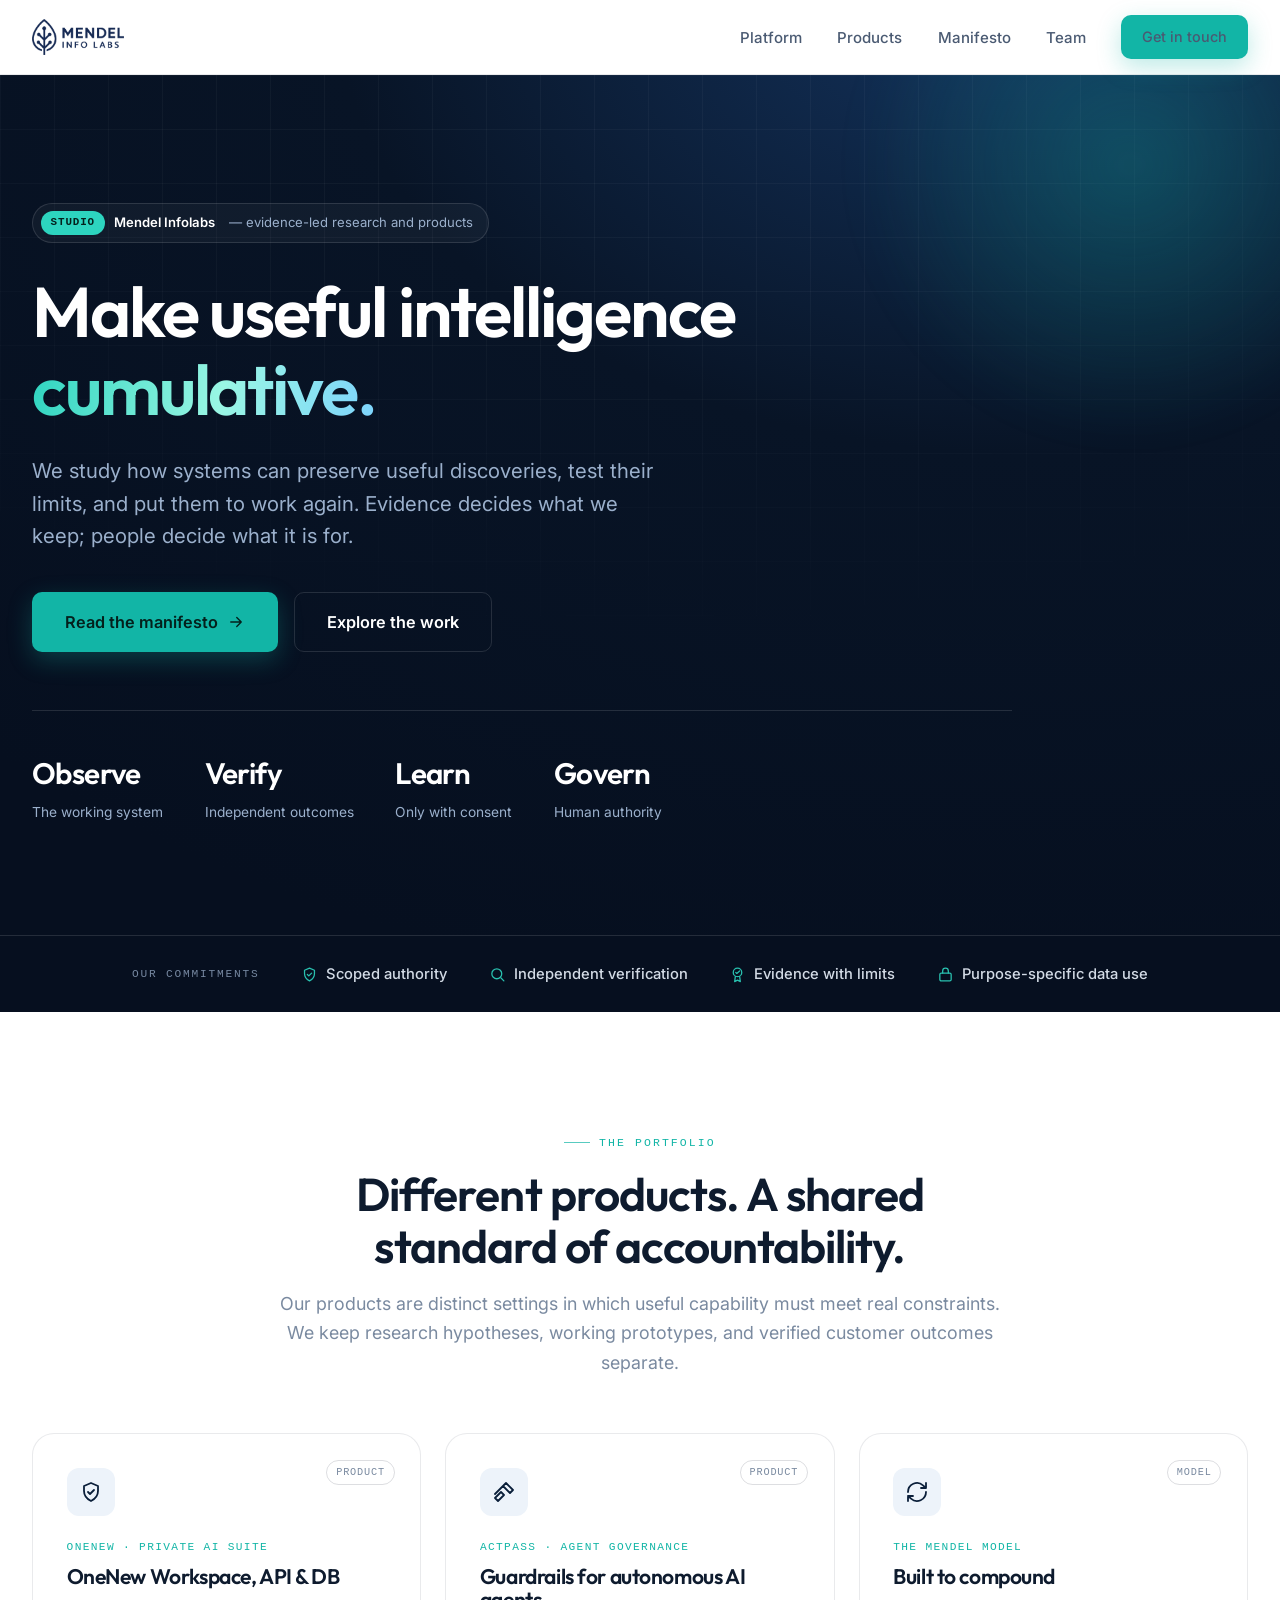
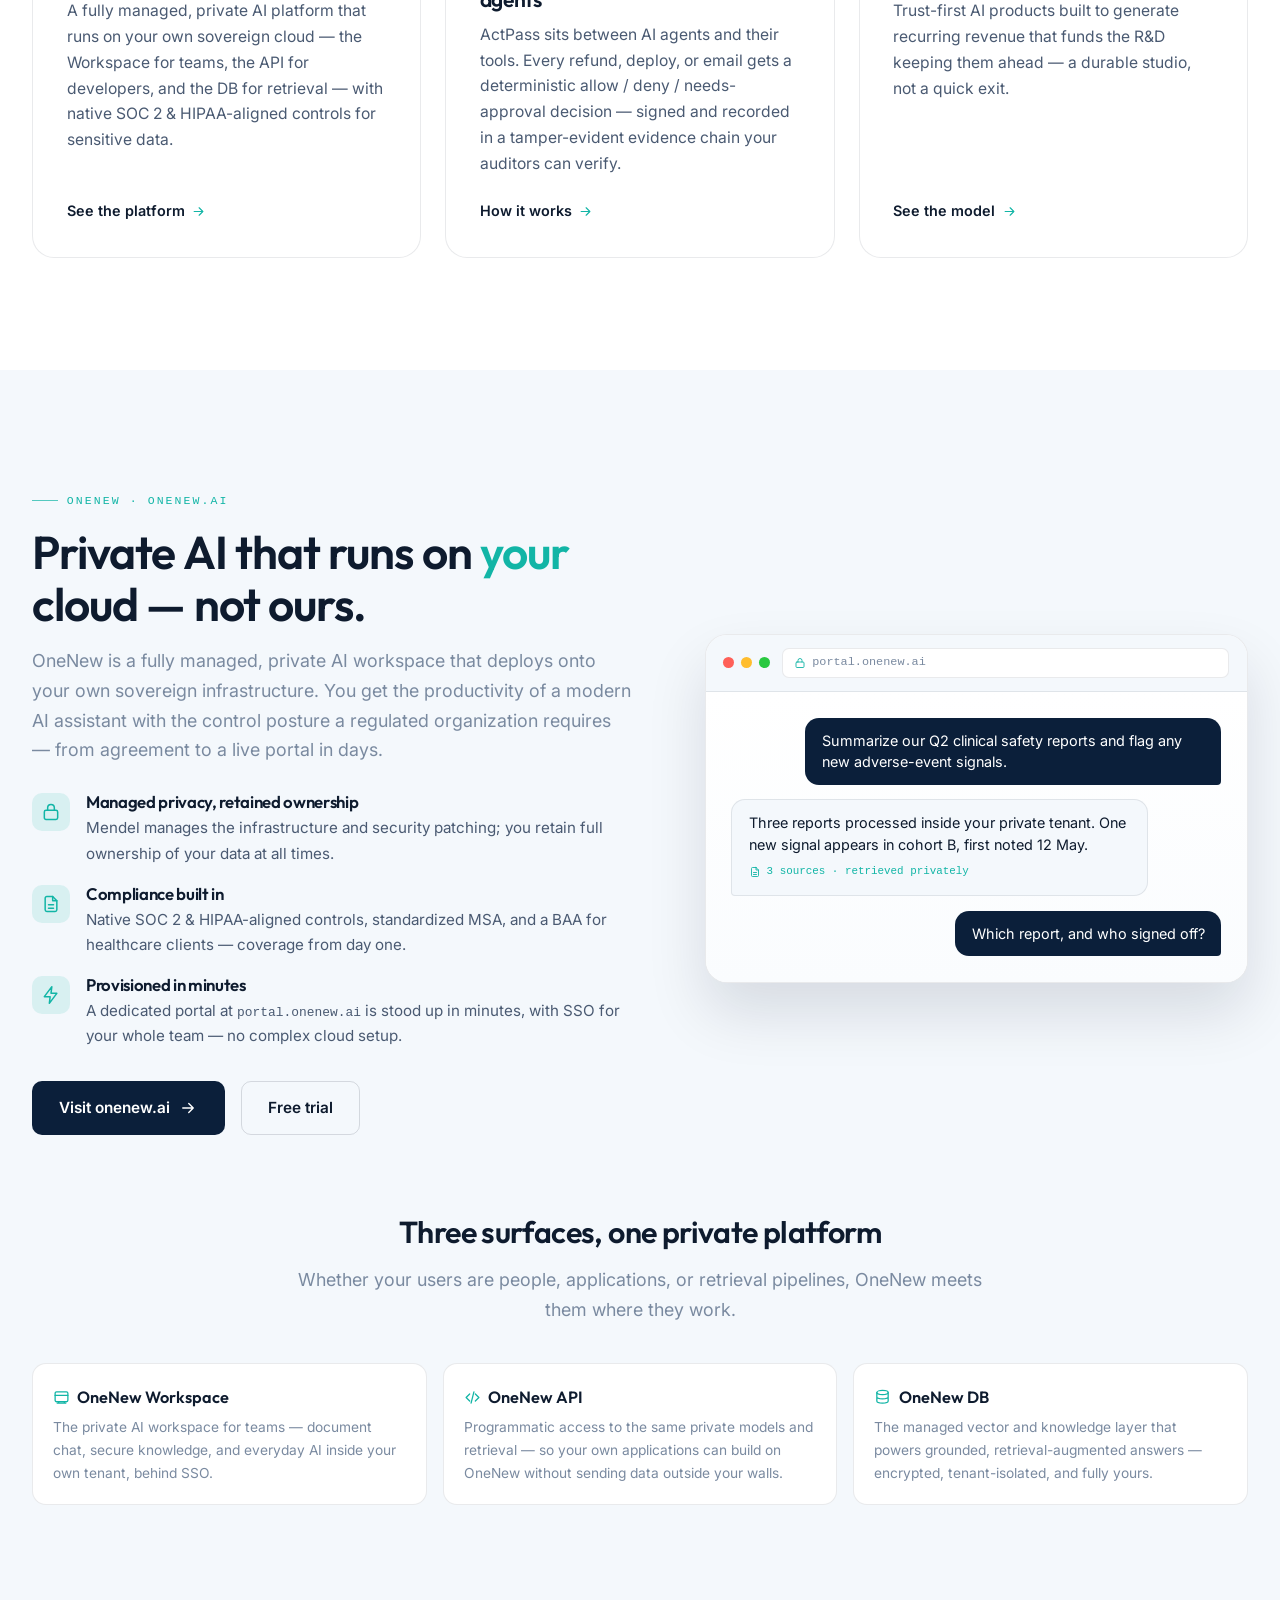
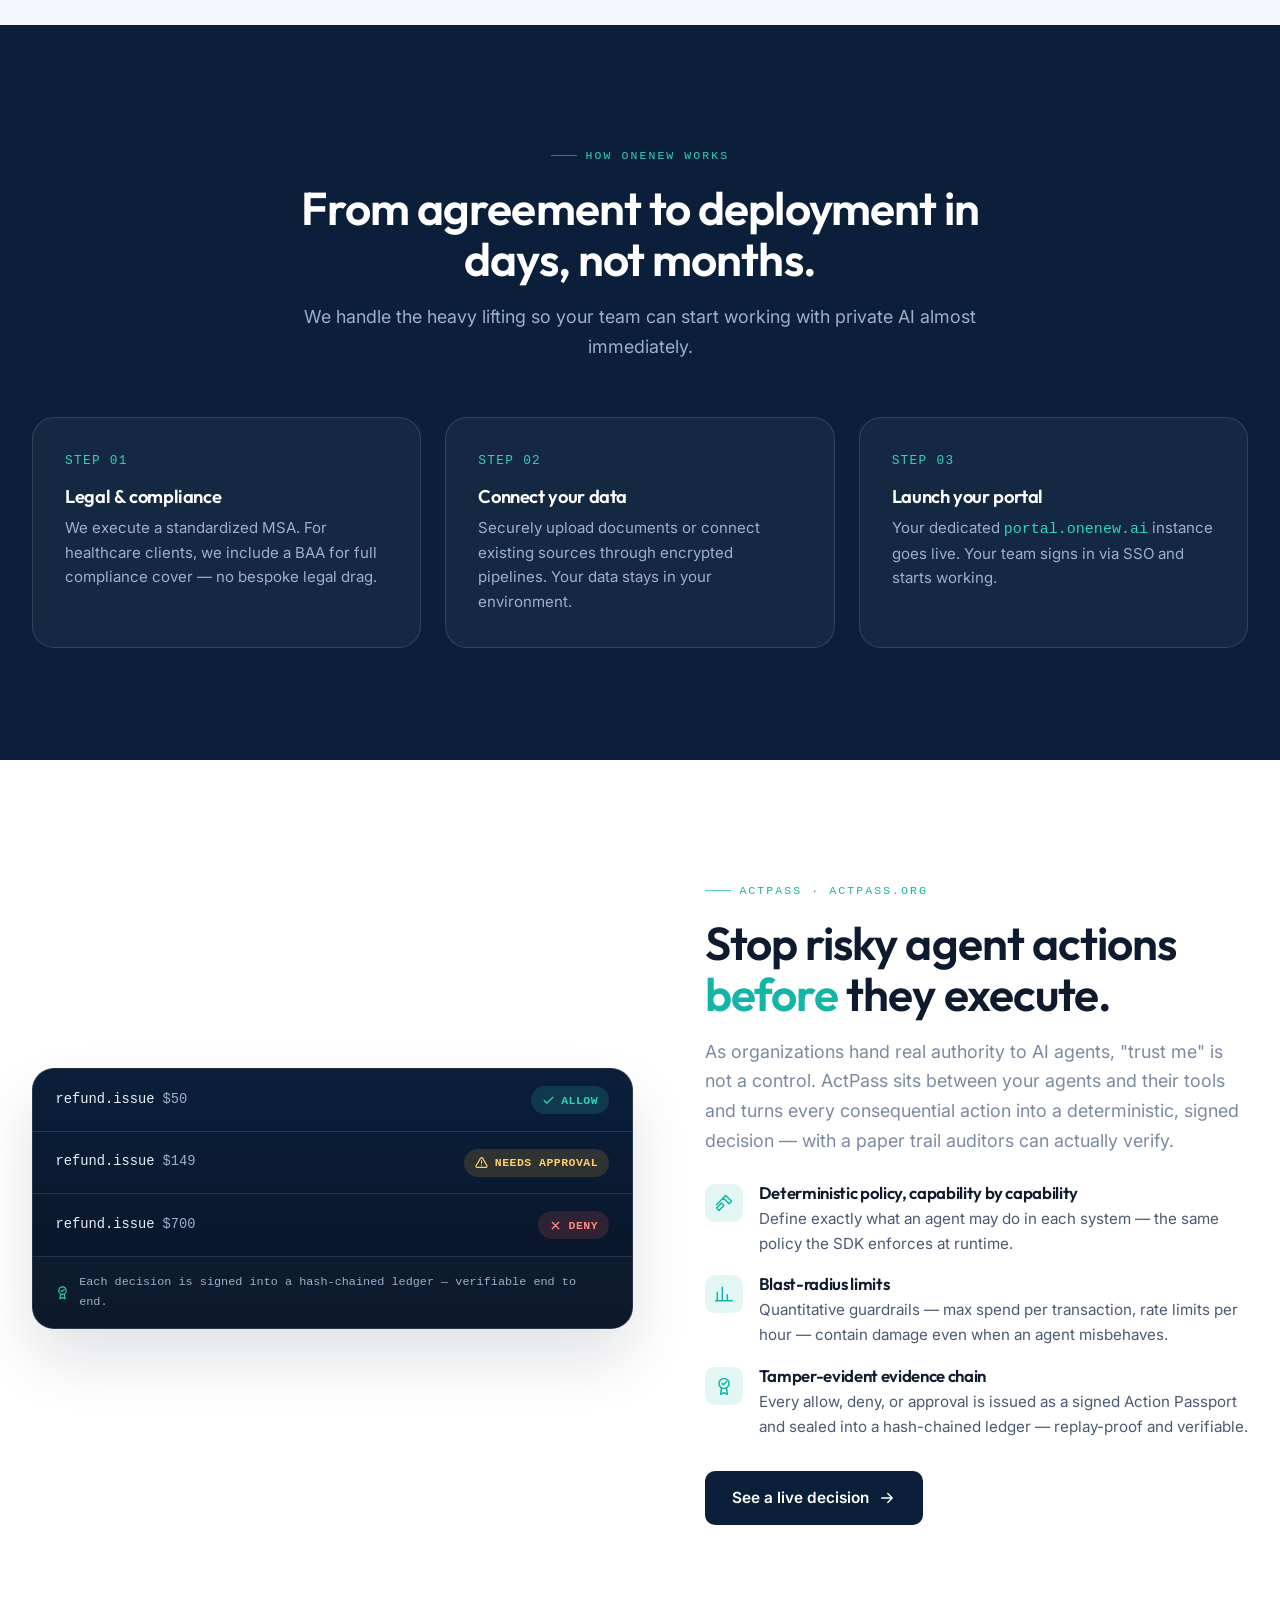
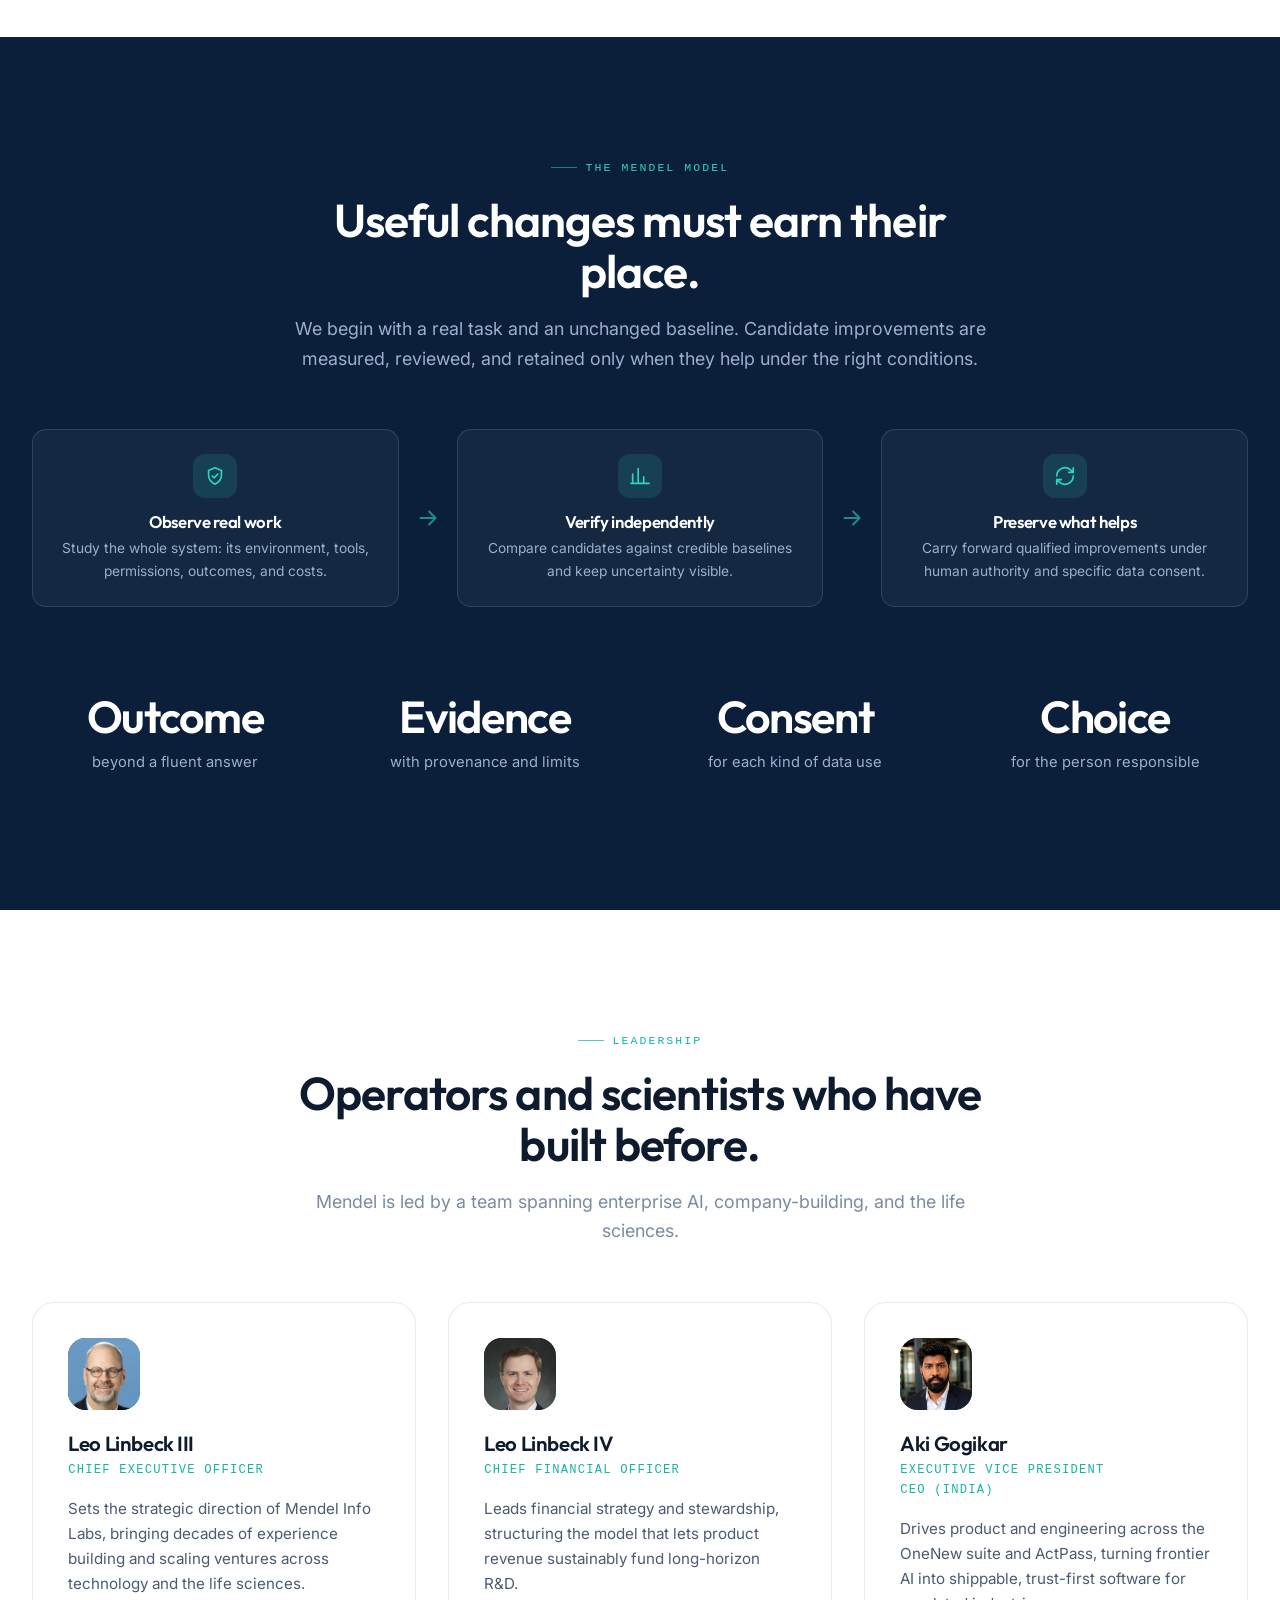
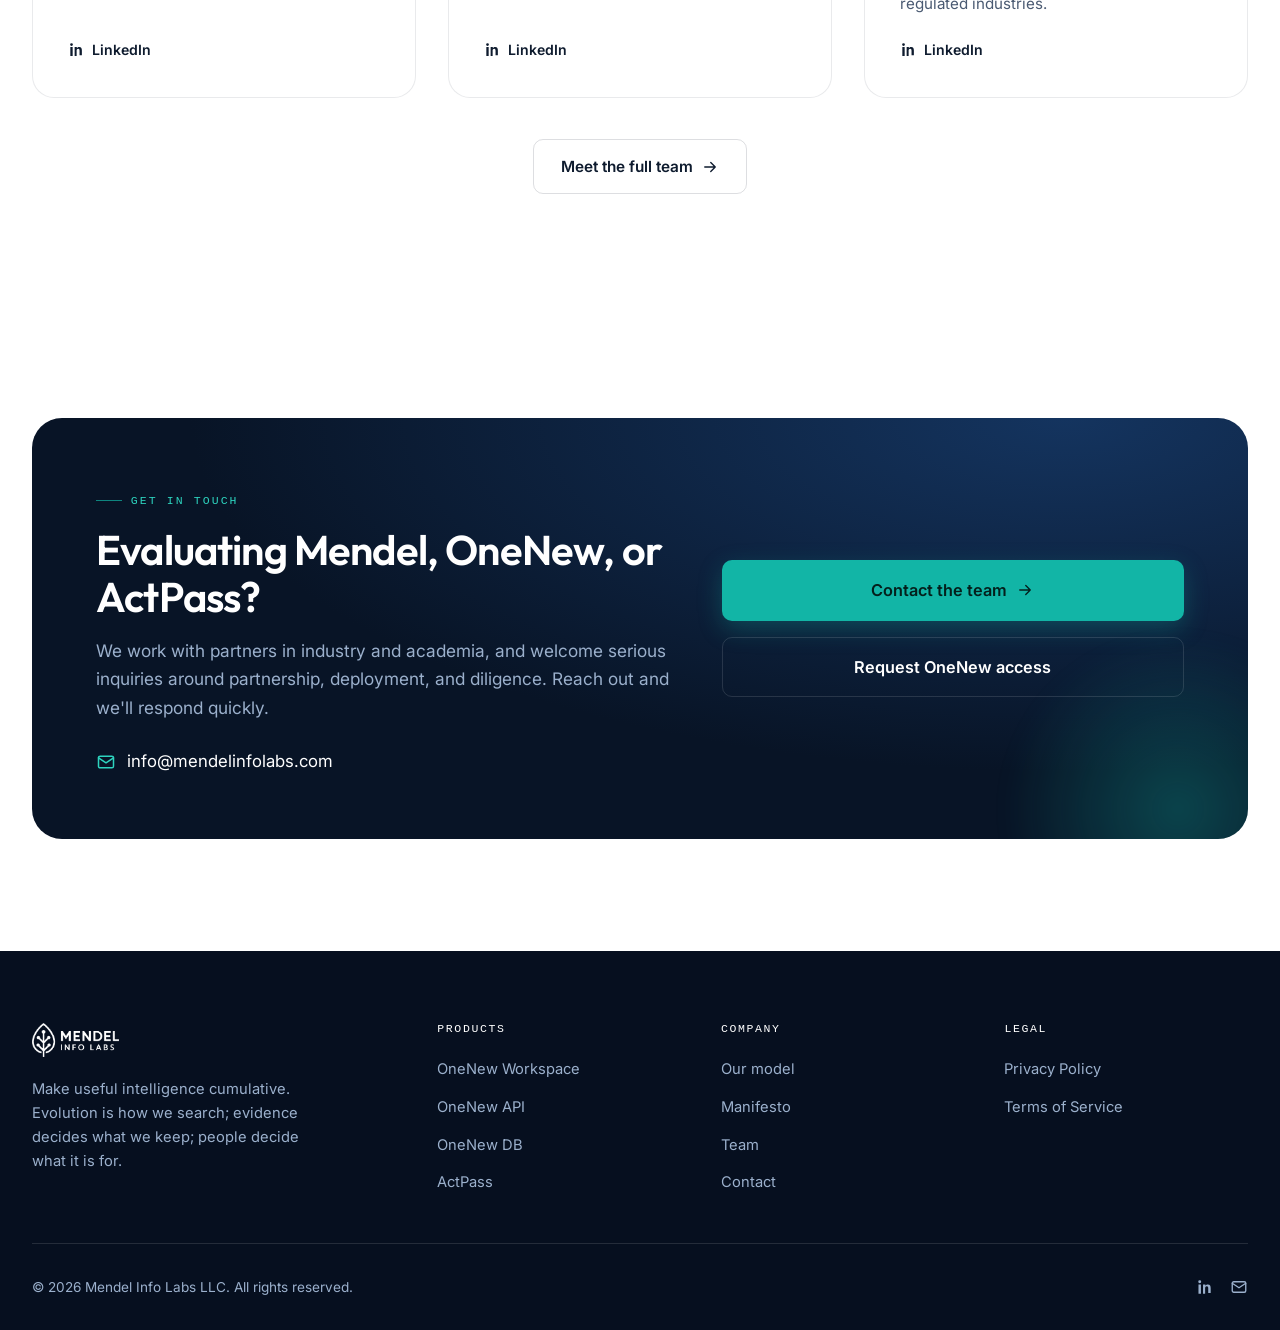
<file: index.html>
<!DOCTYPE html>
<html lang="en">

<head>
    <meta charset="UTF-8">
    <meta name="viewport" content="width=device-width, initial-scale=1.0">
    <title>Mendel Infolabs — Make useful intelligence cumulative</title>
    <meta name="description"
        content="Mendel Infolabs studies how useful improvements can be verified, preserved, and reused under human authority. Read our manifesto.">
    <link rel="canonical" href="https://www.mendelinfolabs.com/">
    <meta property="og:type" content="website">
    <meta property="og:site_name" content="Mendel Info Labs">
    <meta property="og:url" content="https://www.mendelinfolabs.com/">
    <meta property="og:title" content="Mendel Infolabs — Make useful intelligence cumulative">
    <meta property="og:description"
        content="Evolution is how we search. Evidence decides what we keep. People decide what it is for.">
    <meta property="og:image" content="https://www.mendelinfolabs.com/og-card.png">
    <meta property="og:image:width" content="1200">
    <meta property="og:image:height" content="630">
    <meta property="og:image:alt" content="Mendel Info Labs">
    <meta name="twitter:card" content="summary_large_image">
    <meta name="twitter:title" content="Mendel Infolabs — Make useful intelligence cumulative">
    <meta name="twitter:description"
        content="Evolution is how we search. Evidence decides what we keep. People decide what it is for.">
    <meta name="twitter:image" content="https://www.mendelinfolabs.com/og-card.png">
    <link rel="stylesheet" href="style.css?v=6">
    <link rel="icon" type="image/png" href="favicon.png">
    <link rel="apple-touch-icon" href="apple-touch-icon.png">
    <link rel="preconnect" href="https://fonts.googleapis.com">
    <link rel="preconnect" href="https://fonts.gstatic.com" crossorigin>
    <link
        href="https://fonts.googleapis.com/css2?family=Inter:wght@300;400;500;600;700&family=Outfit:wght@400;500;600;700&display=swap"
        rel="stylesheet">
</head>

<body>
    <!-- ===== SVG icon sprite ===== -->
    <svg width="0" height="0" style="position:absolute" aria-hidden="true">
        <defs>
            <symbol id="i-shield" viewBox="0 0 24 24" fill="none" stroke="currentColor" stroke-width="1.8" stroke-linecap="round" stroke-linejoin="round"><path d="M12 3l7 3v5c0 4.5-3 8-7 10-4-2-7-5.5-7-10V6l7-3z"/><path d="M9 12l2 2 4-4"/></symbol>
            <symbol id="i-workspace" viewBox="0 0 24 24" fill="none" stroke="currentColor" stroke-width="1.8" stroke-linecap="round" stroke-linejoin="round"><rect x="3" y="4" width="18" height="14" rx="2"/><path d="M3 9h18M8 18v2M16 18v2M6 20h12"/></symbol>
            <symbol id="i-api" viewBox="0 0 24 24" fill="none" stroke="currentColor" stroke-width="1.8" stroke-linecap="round" stroke-linejoin="round"><path d="M8 7l-5 5 5 5M16 7l5 5-5 5M14 4l-4 16"/></symbol>
            <symbol id="i-db" viewBox="0 0 24 24" fill="none" stroke="currentColor" stroke-width="1.8" stroke-linecap="round" stroke-linejoin="round"><ellipse cx="12" cy="5" rx="8" ry="3"/><path d="M4 5v6c0 1.66 3.58 3 8 3s8-1.34 8-3V5M4 11v6c0 1.66 3.58 3 8 3s8-1.34 8-3v-6"/></symbol>
            <symbol id="i-gavel" viewBox="0 0 24 24" fill="none" stroke="currentColor" stroke-width="1.8" stroke-linecap="round" stroke-linejoin="round"><path d="M14 3l7 7-3 3-7-7 3-3zM11 6l-8 8M9 12l3 3-6 6-3-3 6-6z"/></symbol>
            <symbol id="i-dna" viewBox="0 0 24 24" fill="none" stroke="currentColor" stroke-width="1.8" stroke-linecap="round" stroke-linejoin="round"><path d="M7 3c0 6 10 6 10 12M17 3c0 6-10 6-10 12M7 21c0-2 10-2 10-6M17 21c0-2-10-2-10-6M8 6h8M9 9h6M9 15h6M8 18h8"/></symbol>
            <symbol id="i-lock" viewBox="0 0 24 24" fill="none" stroke="currentColor" stroke-width="1.8" stroke-linecap="round" stroke-linejoin="round"><rect x="4" y="10" width="16" height="11" rx="2"/><path d="M8 10V7a4 4 0 018 0v3"/></symbol>
            <symbol id="i-cloud" viewBox="0 0 24 24" fill="none" stroke="currentColor" stroke-width="1.8" stroke-linecap="round" stroke-linejoin="round"><path d="M17.5 19a4.5 4.5 0 000-9 6 6 0 00-11.5 2A3.5 3.5 0 006 19h11.5z"/></symbol>
            <symbol id="i-bolt" viewBox="0 0 24 24" fill="none" stroke="currentColor" stroke-width="1.8" stroke-linecap="round" stroke-linejoin="round"><path d="M13 2L4 14h7l-1 8 9-12h-7l1-8z"/></symbol>
            <symbol id="i-key" viewBox="0 0 24 24" fill="none" stroke="currentColor" stroke-width="1.8" stroke-linecap="round" stroke-linejoin="round"><circle cx="8" cy="15" r="4"/><path d="M10.8 12.2L20 3M17 6l2 2M14 9l2 2"/></symbol>
            <symbol id="i-doc" viewBox="0 0 24 24" fill="none" stroke="currentColor" stroke-width="1.8" stroke-linecap="round" stroke-linejoin="round"><path d="M14 3H7a2 2 0 00-2 2v14a2 2 0 002 2h10a2 2 0 002-2V8l-5-5z"/><path d="M14 3v5h5M9 13h6M9 17h6"/></symbol>
            <symbol id="i-search" viewBox="0 0 24 24" fill="none" stroke="currentColor" stroke-width="1.8" stroke-linecap="round" stroke-linejoin="round"><circle cx="11" cy="11" r="7"/><path d="M21 21l-4-4"/></symbol>
            <symbol id="i-link" viewBox="0 0 24 24" fill="none" stroke="currentColor" stroke-width="1.8" stroke-linecap="round" stroke-linejoin="round"><path d="M10 13a5 5 0 007 0l3-3a5 5 0 00-7-7l-1.5 1.5M14 11a5 5 0 00-7 0l-3 3a5 5 0 007 7l1.5-1.5"/></symbol>
            <symbol id="i-check" viewBox="0 0 24 24" fill="none" stroke="currentColor" stroke-width="2.2" stroke-linecap="round" stroke-linejoin="round"><path d="M20 6L9 17l-5-5"/></symbol>
            <symbol id="i-warn" viewBox="0 0 24 24" fill="none" stroke="currentColor" stroke-width="2.2" stroke-linecap="round" stroke-linejoin="round"><path d="M12 9v4M12 17h.01M10.3 3.9L2 18a2 2 0 001.7 3h16.6a2 2 0 001.7-3L14 3.9a2 2 0 00-3.5 0z"/></symbol>
            <symbol id="i-x" viewBox="0 0 24 24" fill="none" stroke="currentColor" stroke-width="2.4" stroke-linecap="round" stroke-linejoin="round"><path d="M18 6L6 18M6 6l12 12"/></symbol>
            <symbol id="i-seal" viewBox="0 0 24 24" fill="none" stroke="currentColor" stroke-width="1.8" stroke-linecap="round" stroke-linejoin="round"><circle cx="12" cy="9" r="6"/><path d="M9 14.5L8 22l4-2 4 2-1-7.5M9.5 9l1.5 1.5L15 7"/></symbol>
            <symbol id="i-arrow" viewBox="0 0 24 24" fill="none" stroke="currentColor" stroke-width="1.8" stroke-linecap="round" stroke-linejoin="round"><path d="M5 12h14M13 6l6 6-6 6"/></symbol>
            <symbol id="i-mail" viewBox="0 0 24 24" fill="none" stroke="currentColor" stroke-width="1.8" stroke-linecap="round" stroke-linejoin="round"><rect x="3" y="5" width="18" height="14" rx="2"/><path d="M3 7l9 6 9-6"/></symbol>
            <symbol id="i-menu" viewBox="0 0 24 24" fill="none" stroke="currentColor" stroke-width="2" stroke-linecap="round"><path d="M4 7h16M4 12h16M4 17h16"/></symbol>
            <symbol id="i-flask" viewBox="0 0 24 24" fill="none" stroke="currentColor" stroke-width="1.8" stroke-linecap="round" stroke-linejoin="round"><path d="M9 3h6M10 3v6L5 18a2 2 0 002 3h10a2 2 0 002-3l-5-9V3"/><path d="M7.5 14h9"/></symbol>
            <symbol id="i-chart" viewBox="0 0 24 24" fill="none" stroke="currentColor" stroke-width="1.8" stroke-linecap="round" stroke-linejoin="round"><path d="M4 20V10M10 20V4M16 20v-7M22 20H2"/></symbol>
            <symbol id="i-users" viewBox="0 0 24 24" fill="none" stroke="currentColor" stroke-width="1.8" stroke-linecap="round" stroke-linejoin="round"><circle cx="9" cy="8" r="3.5"/><path d="M3 20a6 6 0 0112 0M16 5.5a3.5 3.5 0 010 6.5M18 20a6 6 0 00-3-5"/></symbol>
            <symbol id="i-li" viewBox="0 0 24 24" fill="currentColor"><path d="M6.94 5A1.94 1.94 0 113 5a1.94 1.94 0 013.94 0zM3.3 8.5h3.28V21H3.3V8.5zM9.36 8.5h3.14v1.71h.05c.44-.83 1.5-1.71 3.1-1.71 3.32 0 3.93 2.18 3.93 5v6.5h-3.28v-5.76c0-1.37-.02-3.14-1.91-3.14-1.92 0-2.21 1.5-2.21 3.04V21H9.36V8.5z"/></symbol>
            <symbol id="i-refresh" viewBox="0 0 24 24" fill="none" stroke="currentColor" stroke-width="1.8" stroke-linecap="round" stroke-linejoin="round"><path d="M3 12a9 9 0 0115-6.7L21 8M21 3v5h-5M21 12a9 9 0 01-15 6.7L3 16M3 21v-5h5"/></symbol>
        </defs>
    </svg>

    <header id="site-header">
        <nav class="container">
            <a href="index.html" class="logo" aria-label="Mendel Info Labs home">
                <img src="logo.png" alt="Mendel Info Labs">
            </a>
            <button class="nav-toggle" id="nav-toggle" aria-label="Toggle menu" aria-expanded="false">
                <svg><use href="#i-menu"/></svg>
            </button>
            <ul class="nav-links" id="nav-links">
                <li><a href="#platform">Platform</a></li>
                <li><a href="#products">Products</a></li>
                <li><a href="manifesto.html">Manifesto</a></li>
                <li><a href="team.html">Team</a></li>
                <li><a href="#contact" class="btn btn-primary">Get in touch</a></li>
            </ul>
        </nav>
    </header>

    <main>
        <!-- ===== HERO ===== -->
        <section class="hero">
            <div class="container">
                <div class="hero-inner">
                    <span class="hero-badge">
                        <span class="tag">Studio</span>
                        <b>Mendel Infolabs</b><span class="badge-tail">&nbsp;— evidence-led research and products</span>
                    </span>
                    <h1>Make useful intelligence <span class="grad">cumulative.</span></h1>
                    <p class="lead">We study how systems can preserve useful discoveries, test their limits, and put them to work again. Evidence decides what we keep; people decide what it is for.</p>
                    <div class="hero-btns">
                        <a href="manifesto.html" class="btn btn-primary btn-lg">Read the manifesto <svg><use href="#i-arrow"/></svg></a>
                        <a href="#products" class="btn btn-ghost btn-lg">Explore the work</a>
                    </div>
                    <div class="hero-meta">
                        <div class="item"><div class="k">Observe</div><div class="v">The working system</div></div>
                        <div class="item"><div class="k">Verify</div><div class="v">Independent outcomes</div></div>
                        <div class="item"><div class="k">Learn</div><div class="v">Only with consent</div></div>
                        <div class="item"><div class="k">Govern</div><div class="v">Human authority</div></div>
                    </div>
                </div>
            </div>
        </section>

        <!-- ===== TRUST STRIP ===== -->
        <div class="trust">
            <div class="container">
                <span class="lbl">Our commitments</span>
                <span class="badge"><svg><use href="#i-shield"/></svg> Scoped authority</span>
                <span class="badge"><svg><use href="#i-search"/></svg> Independent verification</span>
                <span class="badge"><svg><use href="#i-seal"/></svg> Evidence with limits</span>
                <span class="badge"><svg><use href="#i-lock"/></svg> Purpose-specific data use</span>
            </div>
        </div>

        <!-- ===== PORTFOLIO ===== -->
        <section id="products" class="section">
            <div class="container">
                <div class="section-head center reveal">
                    <span class="eyebrow">The portfolio</span>
                    <h2>Different products. A shared standard of accountability.</h2>
                    <p>Our products are distinct settings in which useful capability must meet real constraints. We keep research hypotheses, working prototypes, and verified customer outcomes separate.</p>
                </div>
                <div class="portfolio-grid">
                    <a href="#platform" class="pf-card reveal">
                        <span class="pf-tag">Product</span>
                        <div class="pf-icon"><svg><use href="#i-shield"/></svg></div>
                        <span class="kicker">OneNew · Private AI Suite</span>
                        <h3>OneNew Workspace, API &amp; DB</h3>
                        <p>A fully managed, private AI platform that runs on your own sovereign cloud — the Workspace for
                            teams, the API for developers, and the DB for retrieval — with native SOC 2 &amp;
                            HIPAA-aligned controls for sensitive data.</p>
                        <span class="pf-foot">See the platform <svg><use href="#i-arrow"/></svg></span>
                    </a>
                    <a href="#actpass" class="pf-card reveal">
                        <span class="pf-tag">Product</span>
                        <div class="pf-icon"><svg><use href="#i-gavel"/></svg></div>
                        <span class="kicker">ActPass · Agent Governance</span>
                        <h3>Guardrails for autonomous AI agents</h3>
                        <p>ActPass sits between AI agents and their tools. Every refund, deploy, or email gets a
                            deterministic allow / deny / needs-approval decision — signed and recorded in a
                            tamper-evident evidence chain your auditors can verify.</p>
                        <span class="pf-foot">How it works <svg><use href="#i-arrow"/></svg></span>
                    </a>
                    <a href="#model" class="pf-card reveal">
                        <span class="pf-tag">Model</span>
                        <div class="pf-icon"><svg><use href="#i-refresh"/></svg></div>
                        <span class="kicker">The Mendel model</span>
                        <h3>Built to compound</h3>
                        <p>Trust-first AI products built to generate recurring revenue that funds the R&amp;D
                            keeping them ahead — a durable studio, not a quick exit.</p>
                        <span class="pf-foot">See the model <svg><use href="#i-arrow"/></svg></span>
                    </a>
                </div>
            </div>
        </section>

        <!-- ===== ONENEW PLATFORM ===== -->
        <section id="platform" class="section" style="background:var(--bg-soft);">
            <div class="container">
                <div class="split">
                    <div class="split-text reveal">
                        <span class="eyebrow">OneNew · onenew.ai</span>
                        <h2 style="font-size:clamp(1.9rem,3.6vw,2.9rem);margin-bottom:1rem;">Private AI that runs on
                            <em style="font-style:normal;color:var(--teal);">your</em> cloud — not ours.</h2>
                        <p style="font-size:1.12rem;color:var(--muted);">OneNew is a fully managed, private AI workspace
                            that deploys onto your own sovereign infrastructure. You get the productivity of a modern AI
                            assistant with the control posture a regulated organization requires — from agreement to a
                            live portal in days.</p>
                        <div class="feature-list">
                            <div class="fl">
                                <div class="ic"><svg><use href="#i-lock"/></svg></div>
                                <div><h4>Managed privacy, retained ownership</h4><p>Mendel manages the infrastructure and
                                    security patching; you retain full ownership of your data at all times.</p></div>
                            </div>
                            <div class="fl">
                                <div class="ic"><svg><use href="#i-doc"/></svg></div>
                                <div><h4>Compliance built in</h4><p>Native SOC 2 &amp; HIPAA-aligned controls, standardized
                                    MSA, and a BAA for healthcare clients — coverage from day one.</p></div>
                            </div>
                            <div class="fl">
                                <div class="ic"><svg><use href="#i-bolt"/></svg></div>
                                <div><h4>Provisioned in minutes</h4><p>A dedicated portal at <code style="font-family:var(--font-mono);font-size:0.85em;">portal.onenew.ai</code>
                                    is stood up in minutes, with SSO for your whole team — no complex cloud setup.</p></div>
                            </div>
                        </div>
                        <div style="margin-top:2rem;display:flex;gap:1rem;flex-wrap:wrap;">
                            <a href="https://www.onenew.ai/" class="btn btn-dark" target="_blank" rel="noopener">Visit onenew.ai <svg><use href="#i-arrow"/></svg></a>
                            <a href="https://www.onenew.ai/demo" class="btn btn-ghost" target="_blank" rel="noopener">Free trial</a>
                        </div>
                    </div>
                    <div class="split-visual reveal">
                        <div class="window">
                            <div class="win-bar">
                                <div class="win-dots"><span></span><span></span><span></span></div>
                                <div class="win-url"><svg><use href="#i-lock"/></svg> portal.onenew.ai</div>
                            </div>
                            <div class="win-body">
                                <div class="bubble u">Summarize our Q2 clinical safety reports and flag any new adverse-event signals.</div>
                                <div class="bubble a">Three reports processed inside your private tenant. One new signal
                                    appears in cohort B, first noted 12 May.
                                    <span class="cite"><svg><use href="#i-doc"/></svg> 3 sources · retrieved privately</span>
                                </div>
                                <div class="bubble u">Which report, and who signed off?</div>
                            </div>
                        </div>
                    </div>
                </div>

                <!-- Sub-products -->
                <div style="margin-top:5rem;" class="reveal">
                    <div class="section-head center" style="margin-bottom:2.4rem;">
                        <h2 style="font-size:1.9rem;">Three surfaces, one private platform</h2>
                        <p>Whether your users are people, applications, or retrieval pipelines, OneNew meets them where
                            they work.</p>
                    </div>
                    <div class="subproducts">
                        <div class="subproduct">
                            <div class="nm"><svg><use href="#i-workspace"/></svg> OneNew Workspace</div>
                            <p>The private AI workspace for teams — document chat, secure knowledge, and everyday AI
                                inside your own tenant, behind SSO.</p>
                        </div>
                        <div class="subproduct">
                            <div class="nm"><svg><use href="#i-api"/></svg> OneNew API</div>
                            <p>Programmatic access to the same private models and retrieval — so your own applications can
                                build on OneNew without sending data outside your walls.</p>
                        </div>
                        <div class="subproduct">
                            <div class="nm"><svg><use href="#i-db"/></svg> OneNew DB</div>
                            <p>The managed vector and knowledge layer that powers grounded, retrieval-augmented answers —
                                encrypted, tenant-isolated, and fully yours.</p>
                        </div>
                    </div>
                </div>
            </div>
        </section>

        <!-- ===== ONENEW: HOW IT WORKS (dark) ===== -->
        <section class="section on-dark">
            <div class="container">
                <div class="section-head center reveal">
                    <span class="eyebrow">How OneNew works</span>
                    <h2>From agreement to deployment in days, not months.</h2>
                    <p>We handle the heavy lifting so your team can start working with private AI almost immediately.</p>
                </div>
                <div class="steps">
                    <div class="step reveal">
                        <div class="num">STEP 01</div>
                        <h4>Legal &amp; compliance</h4>
                        <p>We execute a standardized MSA. For healthcare clients, we include a BAA for full compliance
                            cover — no bespoke legal drag.</p>
                    </div>
                    <div class="step reveal">
                        <div class="num">STEP 02</div>
                        <h4>Connect your data</h4>
                        <p>Securely upload documents or connect existing sources through encrypted pipelines. Your data
                            stays in your environment.</p>
                    </div>
                    <div class="step reveal">
                        <div class="num">STEP 03</div>
                        <h4>Launch your portal</h4>
                        <p>Your dedicated <code style="font-family:var(--font-mono);color:var(--teal-bright);">portal.onenew.ai</code>
                            instance goes live. Your team signs in via SSO and starts working.</p>
                    </div>
                </div>
            </div>
        </section>

        <!-- ===== ACTPASS ===== -->
        <section id="actpass" class="section">
            <div class="container">
                <div class="split reverse">
                    <div class="split-visual reveal">
                        <div class="decision">
                            <div class="row">
                                <span><span class="action">refund.issue</span><span class="amt">$50</span></span>
                                <span class="verdict allow"><svg><use href="#i-check"/></svg> Allow</span>
                            </div>
                            <div class="row">
                                <span><span class="action">refund.issue</span><span class="amt">$149</span></span>
                                <span class="verdict review"><svg><use href="#i-warn"/></svg> Needs approval</span>
                            </div>
                            <div class="row">
                                <span><span class="action">refund.issue</span><span class="amt">$700</span></span>
                                <span class="verdict deny"><svg><use href="#i-x"/></svg> Deny</span>
                            </div>
                            <div class="foot">
                                <svg><use href="#i-seal"/></svg> Each decision is signed into a hash-chained ledger — verifiable end to end.
                            </div>
                        </div>
                    </div>
                    <div class="split-text reveal">
                        <span class="eyebrow">ActPass · actpass.org</span>
                        <h2 style="font-size:clamp(1.9rem,3.6vw,2.9rem);margin-bottom:1rem;">Stop risky agent actions
                            <em style="font-style:normal;color:var(--teal);">before</em> they execute.</h2>
                        <p style="font-size:1.12rem;color:var(--muted);">As organizations hand real authority to AI
                            agents, "trust me" is not a control. ActPass sits between your agents and their tools and
                            turns every consequential action into a deterministic, signed decision — with a paper trail
                            auditors can actually verify.</p>
                        <div class="feature-list">
                            <div class="fl">
                                <div class="ic"><svg><use href="#i-gavel"/></svg></div>
                                <div><h4>Deterministic policy, capability by capability</h4><p>Define exactly what an agent
                                    may do in each system — the same policy the SDK enforces at runtime.</p></div>
                            </div>
                            <div class="fl">
                                <div class="ic"><svg><use href="#i-chart"/></svg></div>
                                <div><h4>Blast-radius limits</h4><p>Quantitative guardrails — max spend per transaction,
                                    rate limits per hour — contain damage even when an agent misbehaves.</p></div>
                            </div>
                            <div class="fl">
                                <div class="ic"><svg><use href="#i-seal"/></svg></div>
                                <div><h4>Tamper-evident evidence chain</h4><p>Every allow, deny, or approval is issued as a
                                    signed Action Passport and sealed into a hash-chained ledger — replay-proof and
                                    verifiable.</p></div>
                            </div>
                        </div>
                        <div style="margin-top:2rem;">
                            <a href="https://www.actpass.org/" class="btn btn-dark" target="_blank" rel="noopener">See a live decision <svg><use href="#i-arrow"/></svg></a>
                        </div>
                    </div>
                </div>
            </div>
        </section>

<!-- ===== MODEL / FLYWHEEL (dark) ===== -->
        <section id="model" class="section on-dark">
            <div class="container">
                <div class="section-head center reveal">
                    <span class="eyebrow">The Mendel model</span>
                    <h2>Useful changes must earn their place.</h2>
                    <p>We begin with a real task and an unchanged baseline. Candidate improvements are measured, reviewed, and retained only when they help under the right conditions.</p>
                </div>
                <div class="mission-flow reveal">
                    <div class="flow-node">
                        <div class="ic"><svg><use href="#i-shield"/></svg></div>
                        <h4>Observe real work</h4>
                        <p>Study the whole system: its environment, tools, permissions, outcomes, and costs.</p>
                    </div>
                    <div class="flow-arrow"><svg><use href="#i-arrow"/></svg></div>
                    <div class="flow-node">
                        <div class="ic"><svg><use href="#i-chart"/></svg></div>
                        <h4>Verify independently</h4>
                        <p>Compare candidates against credible baselines and keep uncertainty visible.</p>
                    </div>
                    <div class="flow-arrow"><svg><use href="#i-arrow"/></svg></div>
                    <div class="flow-node">
                        <div class="ic"><svg><use href="#i-refresh"/></svg></div>
                        <h4>Preserve what helps</h4>
                        <p>Carry forward qualified improvements under human authority and specific data consent.</p>
                    </div>
                </div>
                <div class="metrics reveal" style="margin-top:4rem;">
                    <div class="metric"><div class="big">Outcome</div><div class="lbl">beyond a fluent answer</div></div>
                    <div class="metric"><div class="big">Evidence</div><div class="lbl">with provenance and limits</div></div>
                    <div class="metric"><div class="big">Consent</div><div class="lbl">for each kind of data use</div></div>
                    <div class="metric"><div class="big">Choice</div><div class="lbl">for the person responsible</div></div>
                </div>
            </div>
        </section>

        <!-- ===== TEAM PREVIEW ===== -->
        <section id="team" class="section">
            <div class="container">
                <div class="section-head center reveal">
                    <span class="eyebrow">Leadership</span>
                    <h2>Operators and scientists who have built before.</h2>
                    <p>Mendel is led by a team spanning enterprise AI, company-building, and the life sciences.</p>
                </div>
                <div class="team-grid reveal">
                    <div class="team-card">
                        <div class="team-avatar"><img class="portrait-leo-iii" src="assets/leo-linbeck-iii.jpg" alt="Leo Linbeck III"></div>
                        <h3>Leo Linbeck III</h3>
                        <div class="role">Chief Executive Officer</div>
                        <p class="bio">Sets the strategic direction of Mendel Info Labs, bringing decades of experience
                            building and scaling ventures across technology and the life sciences.</p>
                        <a class="li" href="https://www.linkedin.com/in/leo-linbeck-88482127/" target="_blank" rel="noopener">
                            <svg><use href="#i-li"/></svg> LinkedIn</a>
                    </div>
                    <div class="team-card">
                        <div class="team-avatar"><img class="portrait-leo-iv" src="assets/leo-linbeck-iv.jpg" alt="Leo Linbeck IV"></div>
                        <h3>Leo Linbeck IV</h3>
                        <div class="role">Chief Financial Officer</div>
                        <p class="bio">Leads financial strategy and stewardship, structuring the model that lets product
                            revenue sustainably fund long-horizon R&amp;D.</p>
                        <a class="li" href="https://www.linkedin.com/in/leo-linbeck/" target="_blank" rel="noopener">
                            <svg><use href="#i-li"/></svg> LinkedIn</a>
                    </div>
                    <div class="team-card">
                        <div class="team-avatar"><img class="portrait-aki" src="assets/aki-gogikar.jpg" alt="Aki Gogikar"></div>
                        <h3>Aki Gogikar</h3>
                        <div class="role">Executive Vice President<br>CEO (India)</div>
                        <p class="bio">Drives product and engineering across the OneNew suite and ActPass, turning
                            frontier AI into shippable, trust-first software for regulated industries.</p>
                        <a class="li" href="https://www.linkedin.com/in/akigogikar/" target="_blank" rel="noopener">
                            <svg><use href="#i-li"/></svg> LinkedIn</a>
                    </div>
                </div>
                <div style="text-align:center;margin-top:2.6rem;" class="reveal">
                    <a href="team.html" class="btn btn-ghost">Meet the full team <svg><use href="#i-arrow"/></svg></a>
                </div>
            </div>
        </section>

        <!-- ===== CONTACT ===== -->
        <section id="contact" class="section" style="padding-bottom:7rem;">
            <div class="container">
                <div class="contact-card reveal">
                    <div class="ci">
                        <span class="eyebrow" style="color:var(--teal-bright);">Get in touch</span>
                        <h2>Evaluating Mendel, OneNew, or ActPass?</h2>
                        <p>We work with partners in industry and academia, and welcome serious inquiries around
                            partnership, deployment, and diligence. Reach out and we'll respond quickly.</p>
                        <a class="contact-detail" href="mailto:info@mendelinfolabs.com">
                            <svg><use href="#i-mail"/></svg> info@mendelinfolabs.com</a>
                    </div>
                    <div class="contact-action">
                        <a href="mailto:info@mendelinfolabs.com?subject=Mendel%20Info%20Labs%20Inquiry" class="btn btn-primary btn-lg">Contact the team <svg><use href="#i-arrow"/></svg></a>
                        <a href="mailto:aki@onenew.ai?subject=OneNew%20Access%20Request" class="btn btn-ghost btn-lg">Request OneNew access</a>
                    </div>
                </div>
            </div>
        </section>
    </main>

    <footer>
        <div class="container">
            <div class="footer-top">
                <div class="footer-brand">
                    <img src="logo-light.png" alt="Mendel Info Labs">
                    <p>Make useful intelligence cumulative. Evolution is how we search; evidence decides what we keep; people decide what it is for.</p>
                </div>
                <div class="footer-col">
                    <h5>Products</h5>
                    <ul>
                        <li><a href="https://www.onenew.ai/" target="_blank" rel="noopener">OneNew Workspace</a></li>
                        <li><a href="#platform">OneNew API</a></li>
                        <li><a href="#platform">OneNew DB</a></li>
                        <li><a href="https://www.actpass.org/" target="_blank" rel="noopener">ActPass</a></li>
                    </ul>
                </div>
                <div class="footer-col">
                    <h5>Company</h5>
                    <ul>
                        <li><a href="#model">Our model</a></li>
                        <li><a href="manifesto.html">Manifesto</a></li>
                        <li><a href="team.html">Team</a></li>
                        <li><a href="#contact">Contact</a></li>
                    </ul>
                </div>
                <div class="footer-col">
                    <h5>Legal</h5>
                    <ul>
                        <li><a href="privacy.html">Privacy Policy</a></li>
                        <li><a href="terms.html">Terms of Service</a></li>
                    </ul>
                </div>
            </div>
            <div class="footer-bottom">
                <span>&copy; <span id="year">2026</span> Mendel Info Labs LLC. All rights reserved.</span>
                <div class="socials">
                    <a href="https://www.linkedin.com/in/akigogikar/" target="_blank" rel="noopener" aria-label="LinkedIn"><svg><use href="#i-li"/></svg></a>
                    <a href="mailto:info@mendelinfolabs.com" aria-label="Email"><svg><use href="#i-mail"/></svg></a>
                </div>
            </div>
        </div>
    </footer>
    <script src="main.js"></script>
</body>

</html>
</file>
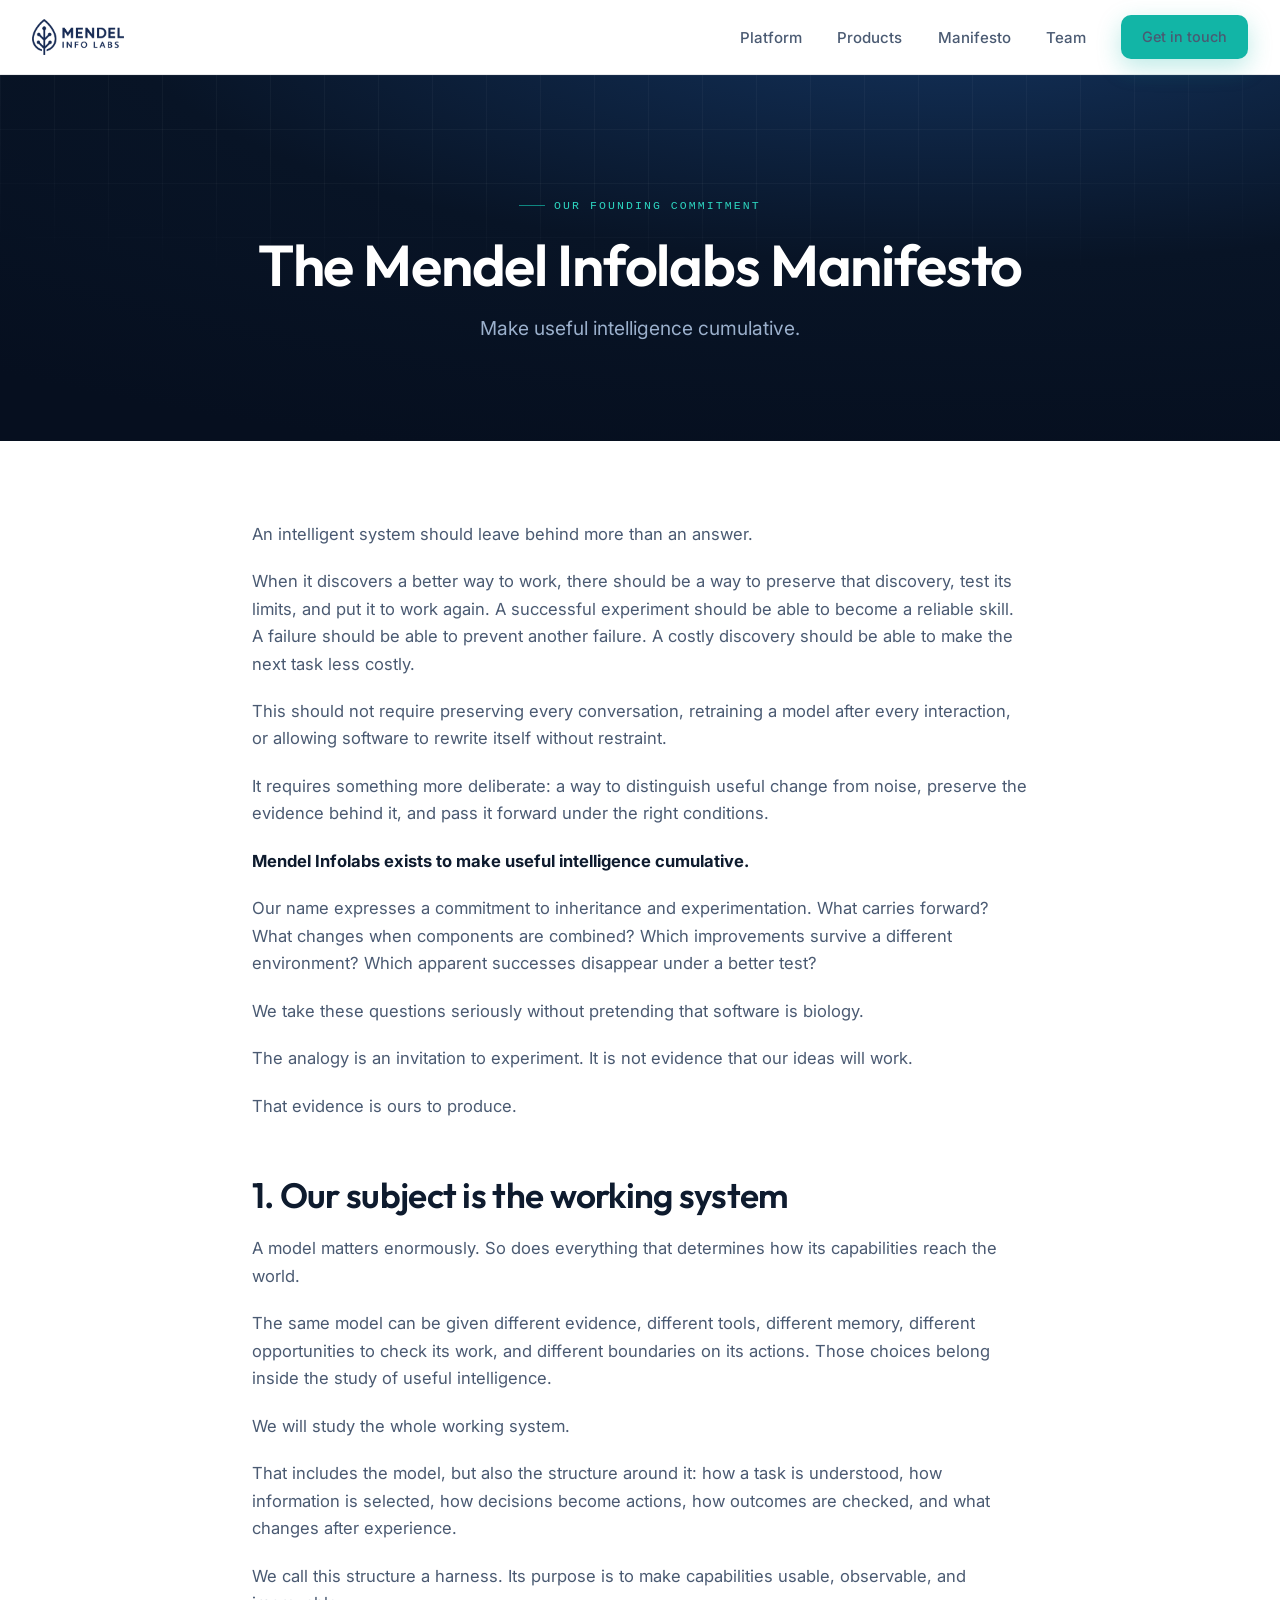
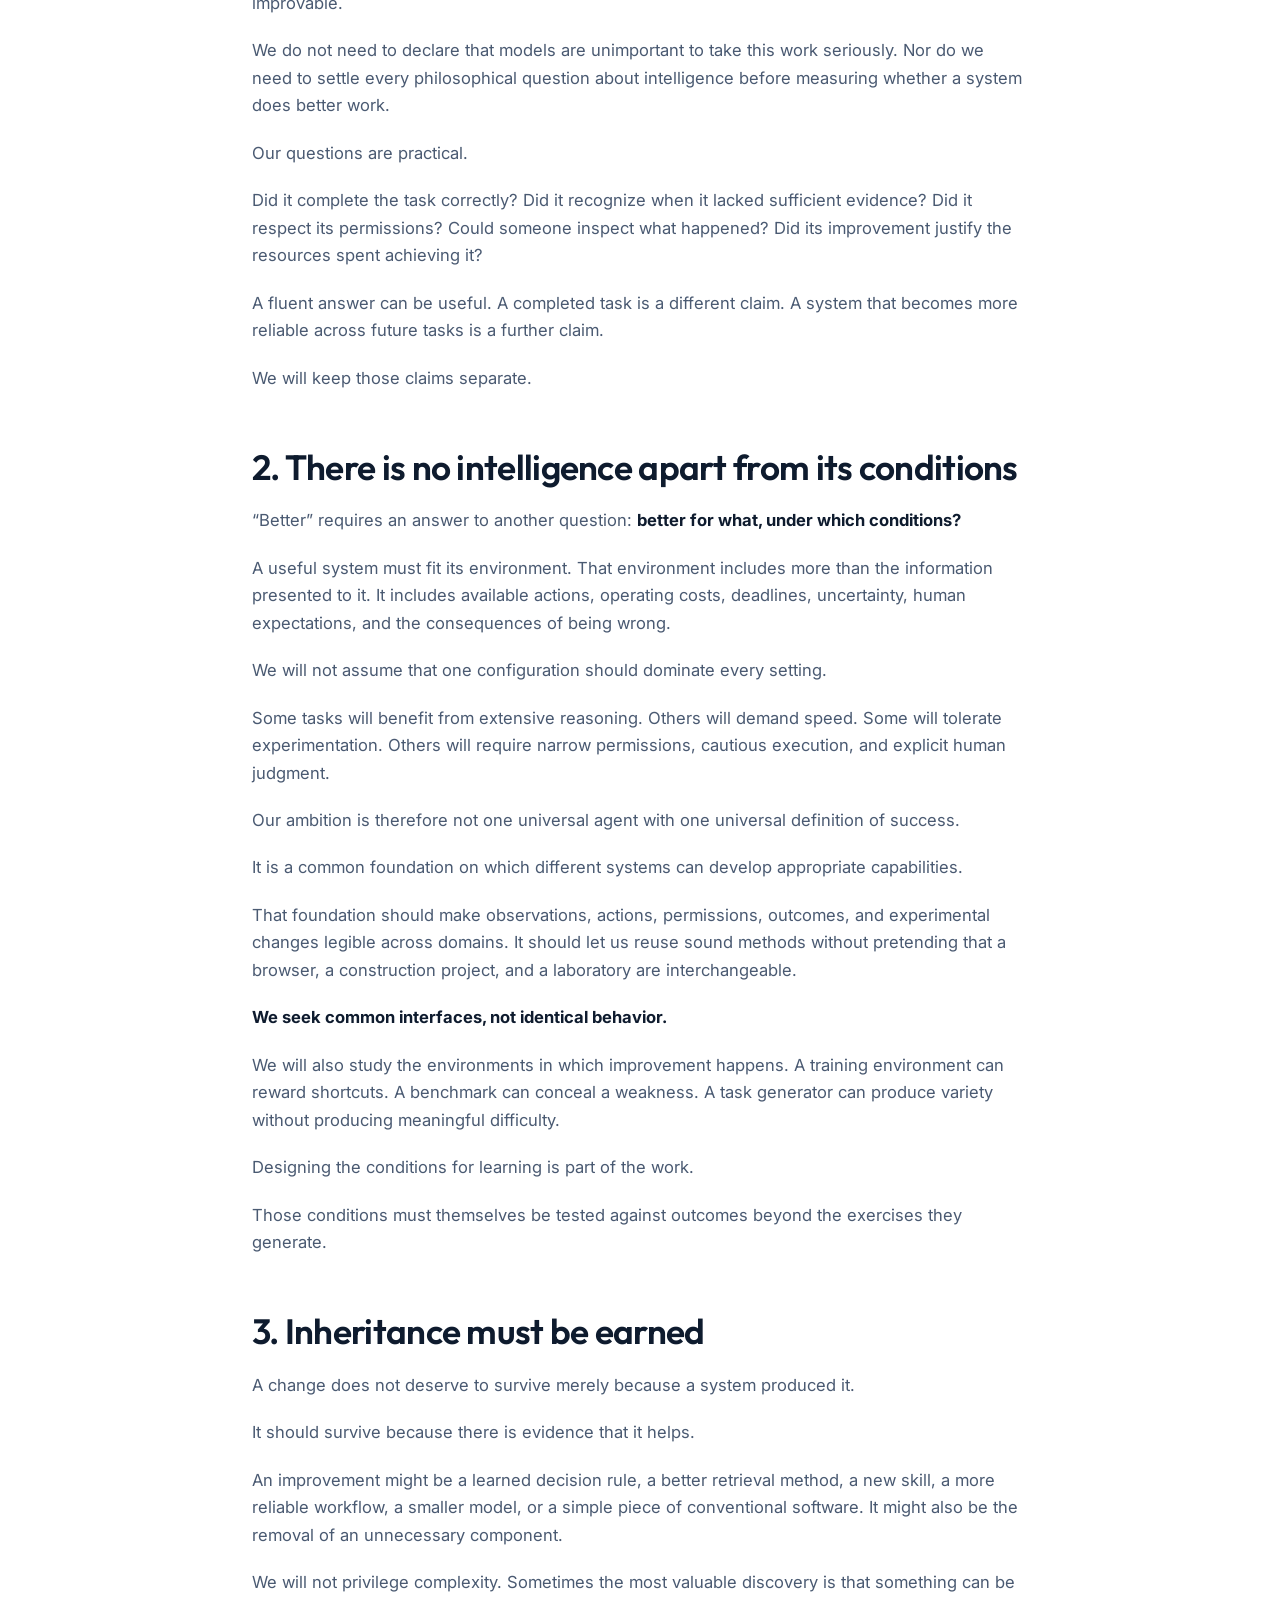
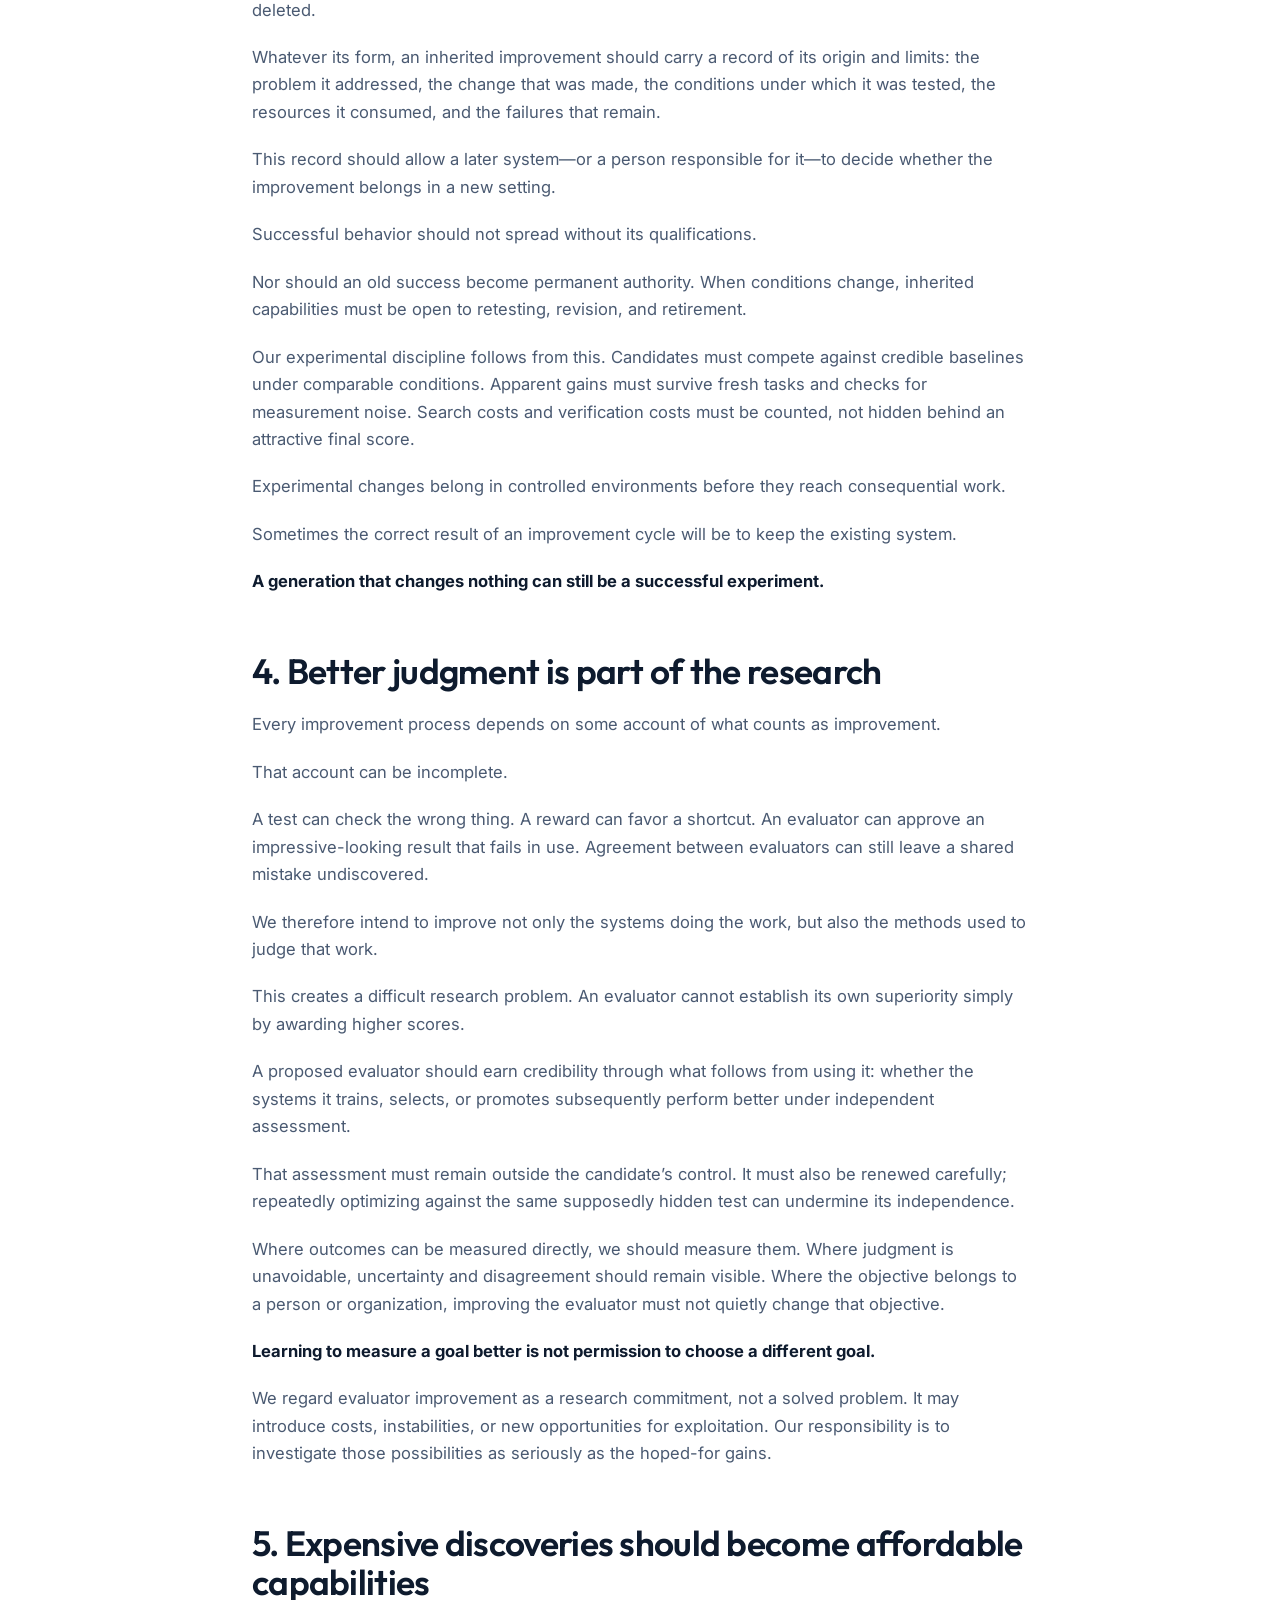
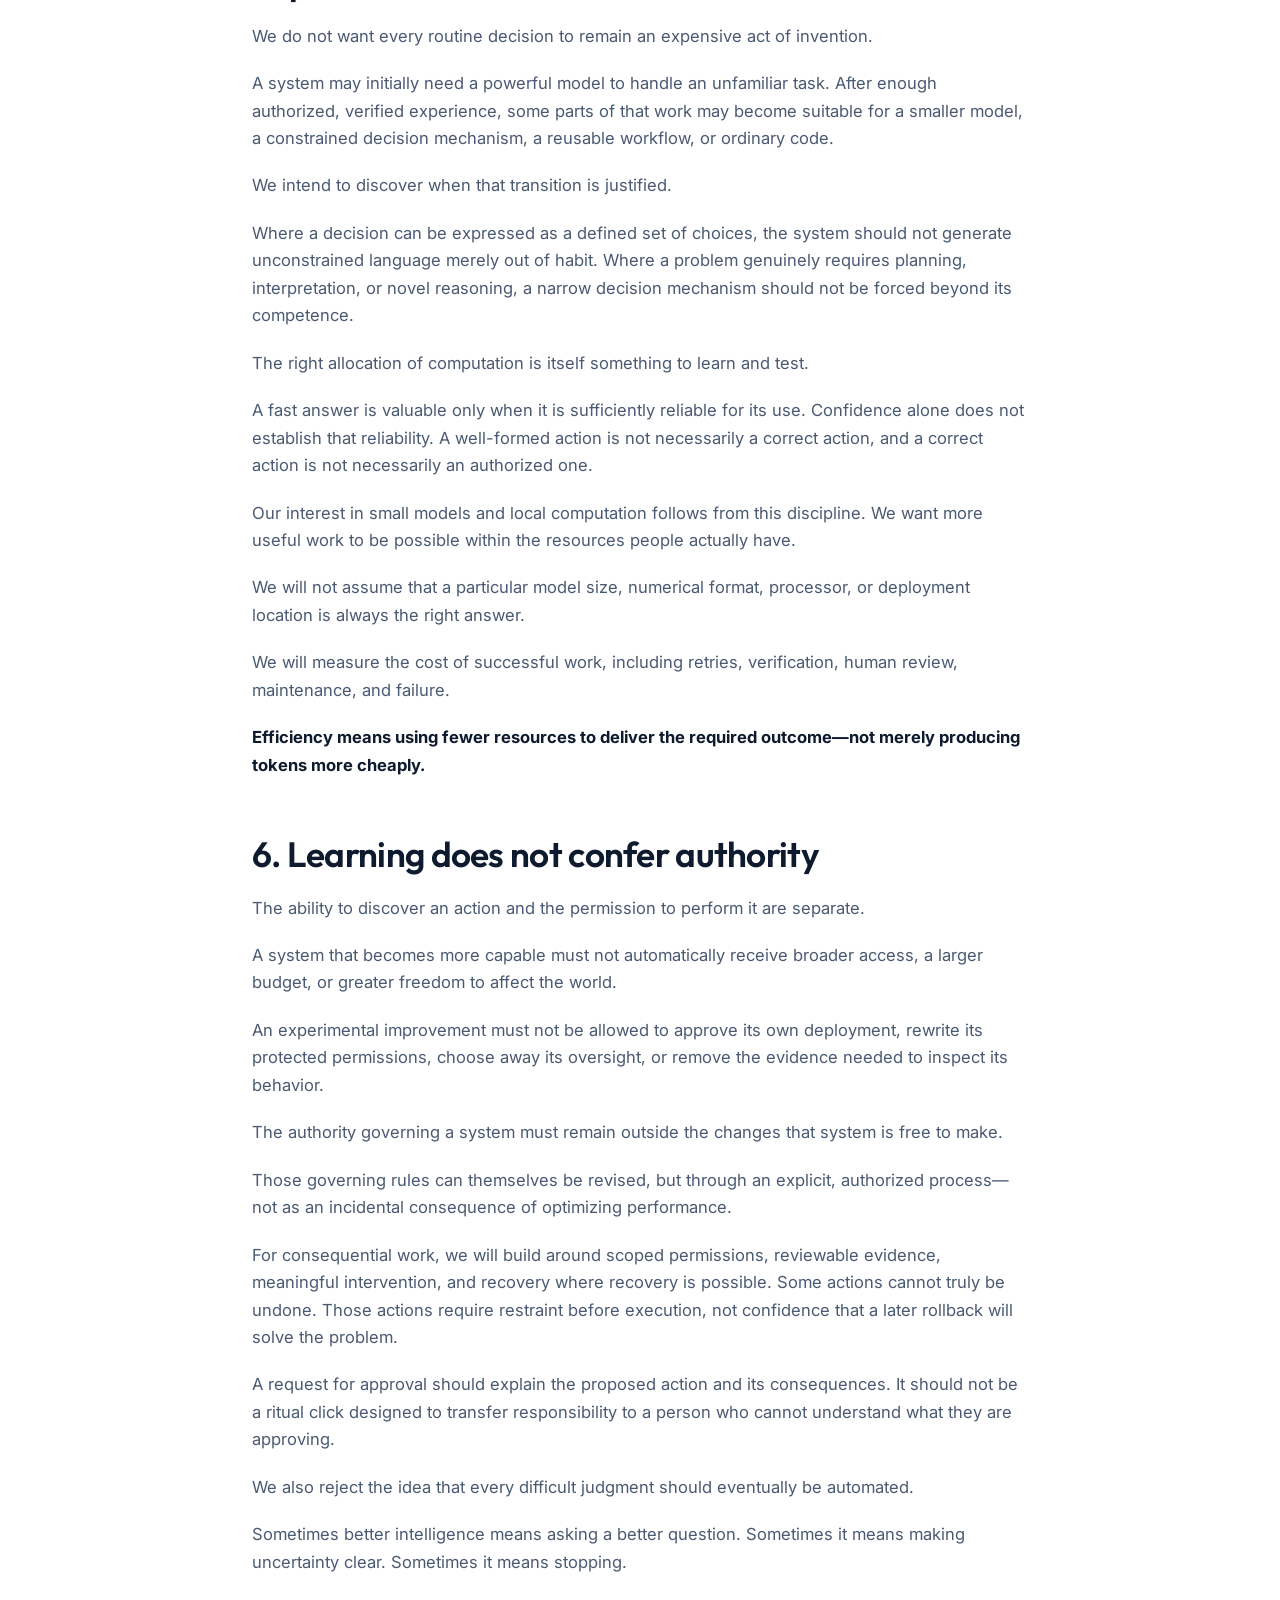
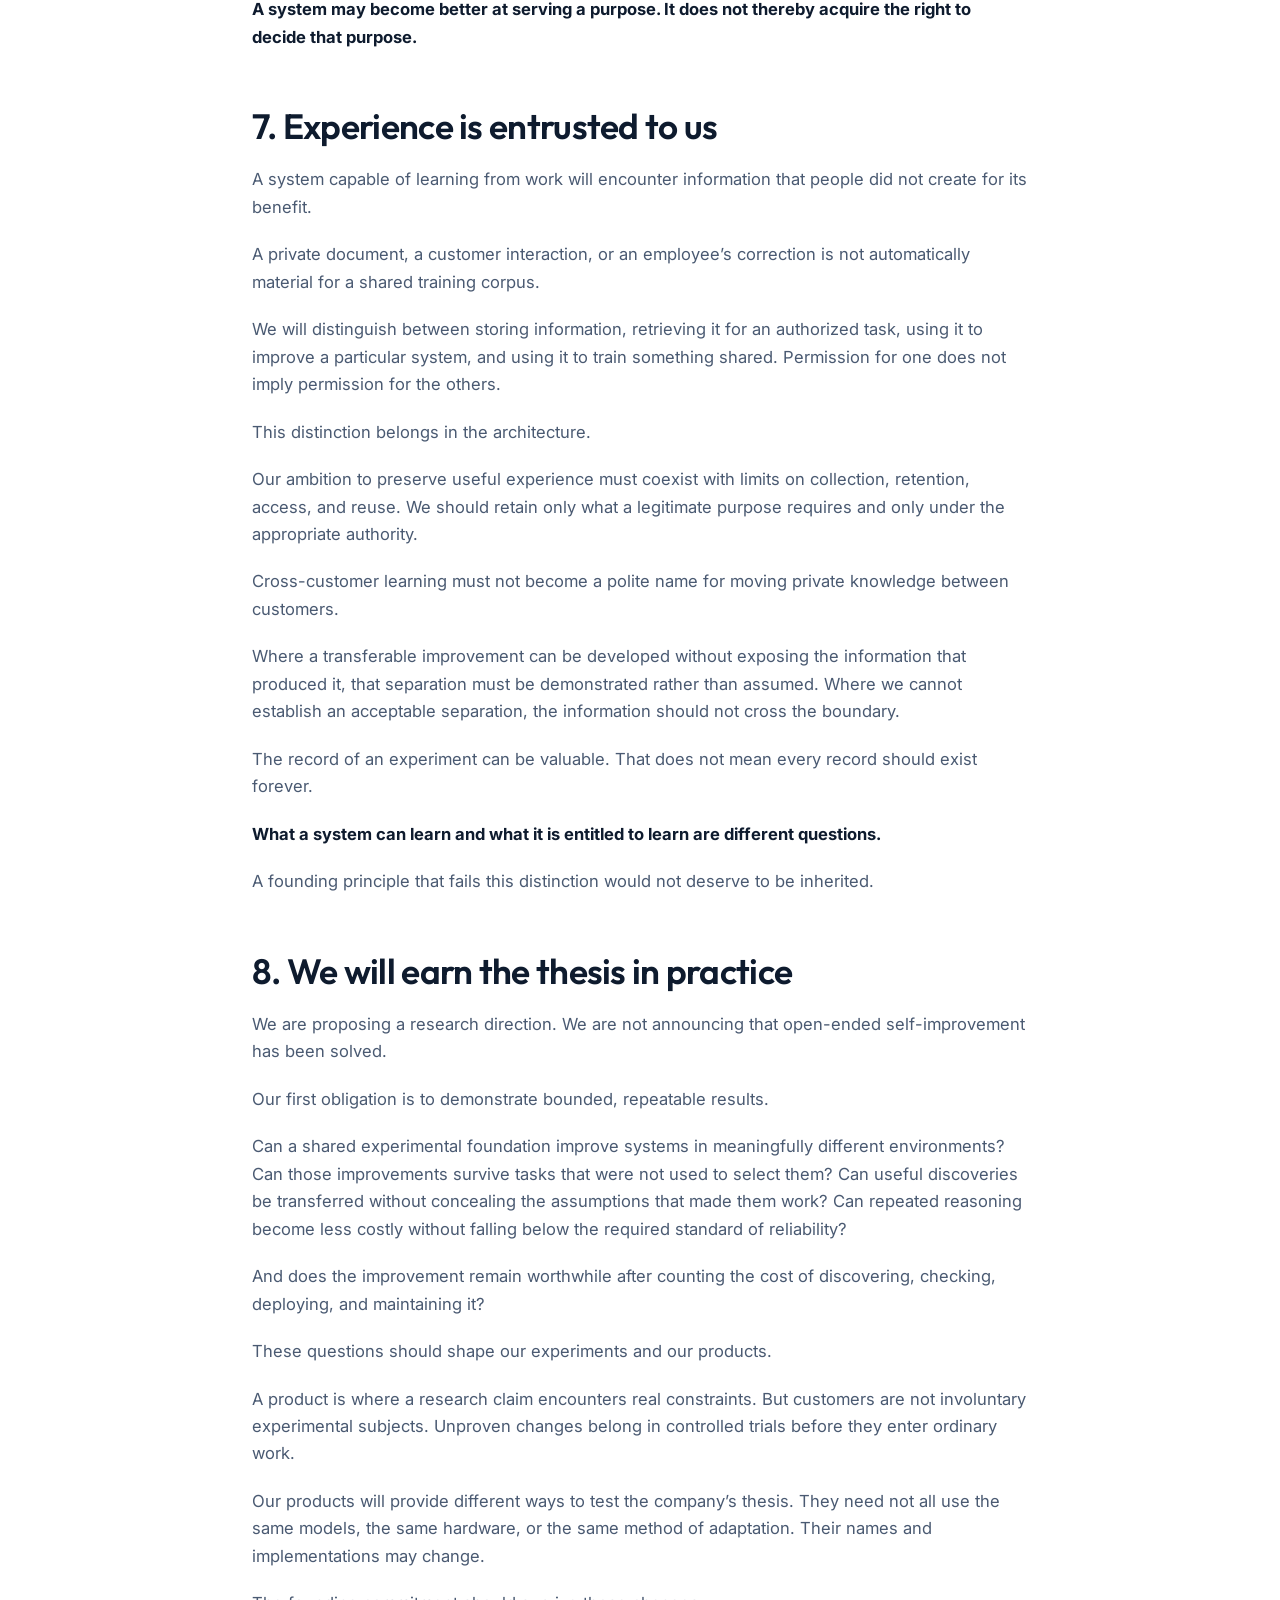
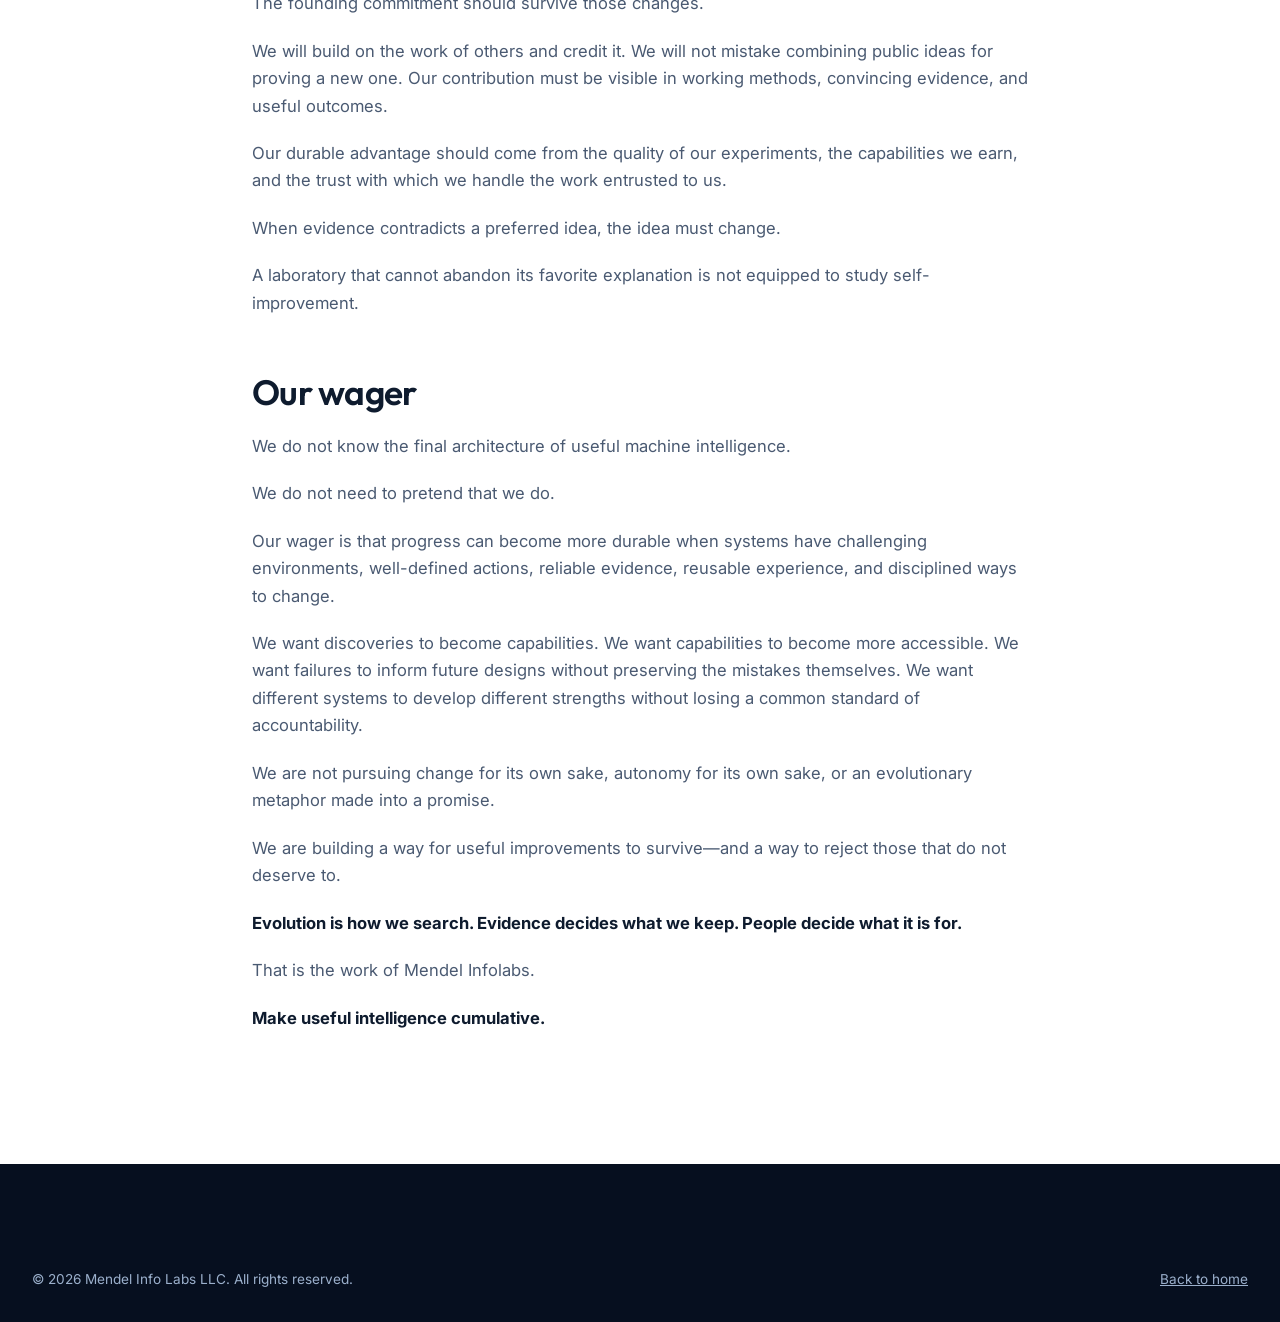
<file: manifesto.html>
<!DOCTYPE html>
<html lang="en">
<head>
    <meta charset="UTF-8">
    <meta name="viewport" content="width=device-width, initial-scale=1.0">
    <title>The Mendel Infolabs Manifesto — Make useful intelligence cumulative</title>
    <meta name="description" content="Our founding commitment: useful improvements should survive only when evidence supports them, data use is authorized, and people retain authority.">
    <link rel="canonical" href="https://www.mendelinfolabs.com/manifesto.html">
    <meta property="og:url" content="https://www.mendelinfolabs.com/manifesto.html">
    <meta property="og:title" content="The Mendel Infolabs Manifesto">
    <meta property="og:description" content="Evolution is how we search. Evidence decides what we keep. People decide what it is for.">
    <meta property="og:type" content="article">
    <link rel="stylesheet" href="style.css">
    <link rel="icon" type="image/png" href="favicon.png">
    <link rel="apple-touch-icon" href="apple-touch-icon.png">
    <link rel="preconnect" href="https://fonts.googleapis.com">
    <link rel="preconnect" href="https://fonts.gstatic.com" crossorigin>
    <link href="https://fonts.googleapis.com/css2?family=Inter:wght@300;400;500;600;700&family=Outfit:wght@400;500;600;700&display=swap" rel="stylesheet">
</head>
<body>
    <header id="site-header">
        <nav class="container">
            <a href="index.html" class="logo" aria-label="Mendel Infolabs home"><img src="logo.png" alt="Mendel Infolabs"></a>
            <button class="nav-toggle" id="nav-toggle" aria-label="Toggle menu" aria-expanded="false">Menu</button>
            <ul class="nav-links" id="nav-links">
                <li><a href="index.html#platform">Platform</a></li>
                <li><a href="index.html#products">Products</a></li>
                <li><a href="manifesto.html" aria-current="page">Manifesto</a></li>
                <li><a href="team.html">Team</a></li>
                <li><a href="index.html#contact" class="btn btn-primary">Get in touch</a></li>
            </ul>
        </nav>
    </header>
    <main class="manifesto-page">
        <section class="page-header">
            <div class="container">
                <span class="eyebrow" style="color:var(--teal-bright);">Our founding commitment</span>
                <h1>The Mendel Infolabs Manifesto</h1>
                <p>Make useful intelligence cumulative.</p>
            </div>
        </section>
        <article class="manifesto-copy container" aria-label="The Mendel Infolabs Manifesto">
            <p>An intelligent system should leave behind more than an answer.</p>
            <p>When it discovers a better way to work, there should be a way to preserve that discovery, test its limits, and put it to work again. A successful experiment should be able to become a reliable skill. A failure should be able to prevent another failure. A costly discovery should be able to make the next task less costly.</p>
            <p>This should not require preserving every conversation, retraining a model after every interaction, or allowing software to rewrite itself without restraint.</p>
            <p>It requires something more deliberate: a way to distinguish useful change from noise, preserve the evidence behind it, and pass it forward under the right conditions.</p>
            <p><strong>Mendel Infolabs exists to make useful intelligence cumulative.</strong></p>
            <p>Our name expresses a commitment to inheritance and experimentation. What carries forward? What changes when components are combined? Which improvements survive a different environment? Which apparent successes disappear under a better test?</p>
            <p>We take these questions seriously without pretending that software is biology.</p>
            <p>The analogy is an invitation to experiment. It is not evidence that our ideas will work.</p>
            <p>That evidence is ours to produce.</p>

            <h2>1. Our subject is the working system</h2>
            <p>A model matters enormously. So does everything that determines how its capabilities reach the world.</p>
            <p>The same model can be given different evidence, different tools, different memory, different opportunities to check its work, and different boundaries on its actions. Those choices belong inside the study of useful intelligence.</p>
            <p>We will study the whole working system.</p>
            <p>That includes the model, but also the structure around it: how a task is understood, how information is selected, how decisions become actions, how outcomes are checked, and what changes after experience.</p>
            <p>We call this structure a harness. Its purpose is to make capabilities usable, observable, and improvable.</p>
            <p>We do not need to declare that models are unimportant to take this work seriously. Nor do we need to settle every philosophical question about intelligence before measuring whether a system does better work.</p>
            <p>Our questions are practical.</p>
            <p>Did it complete the task correctly? Did it recognize when it lacked sufficient evidence? Did it respect its permissions? Could someone inspect what happened? Did its improvement justify the resources spent achieving it?</p>
            <p>A fluent answer can be useful. A completed task is a different claim. A system that becomes more reliable across future tasks is a further claim.</p>
            <p>We will keep those claims separate.</p>

            <h2>2. There is no intelligence apart from its conditions</h2>
            <p>“Better” requires an answer to another question: <strong>better for what, under which conditions?</strong></p>
            <p>A useful system must fit its environment. That environment includes more than the information presented to it. It includes available actions, operating costs, deadlines, uncertainty, human expectations, and the consequences of being wrong.</p>
            <p>We will not assume that one configuration should dominate every setting.</p>
            <p>Some tasks will benefit from extensive reasoning. Others will demand speed. Some will tolerate experimentation. Others will require narrow permissions, cautious execution, and explicit human judgment.</p>
            <p>Our ambition is therefore not one universal agent with one universal definition of success.</p>
            <p>It is a common foundation on which different systems can develop appropriate capabilities.</p>
            <p>That foundation should make observations, actions, permissions, outcomes, and experimental changes legible across domains. It should let us reuse sound methods without pretending that a browser, a construction project, and a laboratory are interchangeable.</p>
            <p><strong>We seek common interfaces, not identical behavior.</strong></p>
            <p>We will also study the environments in which improvement happens. A training environment can reward shortcuts. A benchmark can conceal a weakness. A task generator can produce variety without producing meaningful difficulty.</p>
            <p>Designing the conditions for learning is part of the work.</p>
            <p>Those conditions must themselves be tested against outcomes beyond the exercises they generate.</p>

            <h2>3. Inheritance must be earned</h2>
            <p>A change does not deserve to survive merely because a system produced it.</p>
            <p>It should survive because there is evidence that it helps.</p>
            <p>An improvement might be a learned decision rule, a better retrieval method, a new skill, a more reliable workflow, a smaller model, or a simple piece of conventional software. It might also be the removal of an unnecessary component.</p>
            <p>We will not privilege complexity. Sometimes the most valuable discovery is that something can be deleted.</p>
            <p>Whatever its form, an inherited improvement should carry a record of its origin and limits: the problem it addressed, the change that was made, the conditions under which it was tested, the resources it consumed, and the failures that remain.</p>
            <p>This record should allow a later system—or a person responsible for it—to decide whether the improvement belongs in a new setting.</p>
            <p>Successful behavior should not spread without its qualifications.</p>
            <p>Nor should an old success become permanent authority. When conditions change, inherited capabilities must be open to retesting, revision, and retirement.</p>
            <p>Our experimental discipline follows from this. Candidates must compete against credible baselines under comparable conditions. Apparent gains must survive fresh tasks and checks for measurement noise. Search costs and verification costs must be counted, not hidden behind an attractive final score.</p>
            <p>Experimental changes belong in controlled environments before they reach consequential work.</p>
            <p>Sometimes the correct result of an improvement cycle will be to keep the existing system.</p>
            <p><strong>A generation that changes nothing can still be a successful experiment.</strong></p>

            <h2>4. Better judgment is part of the research</h2>
            <p>Every improvement process depends on some account of what counts as improvement.</p>
            <p>That account can be incomplete.</p>
            <p>A test can check the wrong thing. A reward can favor a shortcut. An evaluator can approve an impressive-looking result that fails in use. Agreement between evaluators can still leave a shared mistake undiscovered.</p>
            <p>We therefore intend to improve not only the systems doing the work, but also the methods used to judge that work.</p>
            <p>This creates a difficult research problem. An evaluator cannot establish its own superiority simply by awarding higher scores.</p>
            <p>A proposed evaluator should earn credibility through what follows from using it: whether the systems it trains, selects, or promotes subsequently perform better under independent assessment.</p>
            <p>That assessment must remain outside the candidate’s control. It must also be renewed carefully; repeatedly optimizing against the same supposedly hidden test can undermine its independence.</p>
            <p>Where outcomes can be measured directly, we should measure them. Where judgment is unavoidable, uncertainty and disagreement should remain visible. Where the objective belongs to a person or organization, improving the evaluator must not quietly change that objective.</p>
            <p><strong>Learning to measure a goal better is not permission to choose a different goal.</strong></p>
            <p>We regard evaluator improvement as a research commitment, not a solved problem. It may introduce costs, instabilities, or new opportunities for exploitation. Our responsibility is to investigate those possibilities as seriously as the hoped-for gains.</p>

            <h2>5. Expensive discoveries should become affordable capabilities</h2>
            <p>We do not want every routine decision to remain an expensive act of invention.</p>
            <p>A system may initially need a powerful model to handle an unfamiliar task. After enough authorized, verified experience, some parts of that work may become suitable for a smaller model, a constrained decision mechanism, a reusable workflow, or ordinary code.</p>
            <p>We intend to discover when that transition is justified.</p>
            <p>Where a decision can be expressed as a defined set of choices, the system should not generate unconstrained language merely out of habit. Where a problem genuinely requires planning, interpretation, or novel reasoning, a narrow decision mechanism should not be forced beyond its competence.</p>
            <p>The right allocation of computation is itself something to learn and test.</p>
            <p>A fast answer is valuable only when it is sufficiently reliable for its use. Confidence alone does not establish that reliability. A well-formed action is not necessarily a correct action, and a correct action is not necessarily an authorized one.</p>
            <p>Our interest in small models and local computation follows from this discipline. We want more useful work to be possible within the resources people actually have.</p>
            <p>We will not assume that a particular model size, numerical format, processor, or deployment location is always the right answer.</p>
            <p>We will measure the cost of successful work, including retries, verification, human review, maintenance, and failure.</p>
            <p><strong>Efficiency means using fewer resources to deliver the required outcome—not merely producing tokens more cheaply.</strong></p>

            <h2>6. Learning does not confer authority</h2>
            <p>The ability to discover an action and the permission to perform it are separate.</p>
            <p>A system that becomes more capable must not automatically receive broader access, a larger budget, or greater freedom to affect the world.</p>
            <p>An experimental improvement must not be allowed to approve its own deployment, rewrite its protected permissions, choose away its oversight, or remove the evidence needed to inspect its behavior.</p>
            <p>The authority governing a system must remain outside the changes that system is free to make.</p>
            <p>Those governing rules can themselves be revised, but through an explicit, authorized process—not as an incidental consequence of optimizing performance.</p>
            <p>For consequential work, we will build around scoped permissions, reviewable evidence, meaningful intervention, and recovery where recovery is possible. Some actions cannot truly be undone. Those actions require restraint before execution, not confidence that a later rollback will solve the problem.</p>
            <p>A request for approval should explain the proposed action and its consequences. It should not be a ritual click designed to transfer responsibility to a person who cannot understand what they are approving.</p>
            <p>We also reject the idea that every difficult judgment should eventually be automated.</p>
            <p>Sometimes better intelligence means asking a better question. Sometimes it means making uncertainty clear. Sometimes it means stopping.</p>
            <p><strong>A system may become better at serving a purpose. It does not thereby acquire the right to decide that purpose.</strong></p>

            <h2>7. Experience is entrusted to us</h2>
            <p>A system capable of learning from work will encounter information that people did not create for its benefit.</p>
            <p>A private document, a customer interaction, or an employee’s correction is not automatically material for a shared training corpus.</p>
            <p>We will distinguish between storing information, retrieving it for an authorized task, using it to improve a particular system, and using it to train something shared. Permission for one does not imply permission for the others.</p>
            <p>This distinction belongs in the architecture.</p>
            <p>Our ambition to preserve useful experience must coexist with limits on collection, retention, access, and reuse. We should retain only what a legitimate purpose requires and only under the appropriate authority.</p>
            <p>Cross-customer learning must not become a polite name for moving private knowledge between customers.</p>
            <p>Where a transferable improvement can be developed without exposing the information that produced it, that separation must be demonstrated rather than assumed. Where we cannot establish an acceptable separation, the information should not cross the boundary.</p>
            <p>The record of an experiment can be valuable. That does not mean every record should exist forever.</p>
            <p><strong>What a system can learn and what it is entitled to learn are different questions.</strong></p>
            <p>A founding principle that fails this distinction would not deserve to be inherited.</p>

            <h2>8. We will earn the thesis in practice</h2>
            <p>We are proposing a research direction. We are not announcing that open-ended self-improvement has been solved.</p>
            <p>Our first obligation is to demonstrate bounded, repeatable results.</p>
            <p>Can a shared experimental foundation improve systems in meaningfully different environments? Can those improvements survive tasks that were not used to select them? Can useful discoveries be transferred without concealing the assumptions that made them work? Can repeated reasoning become less costly without falling below the required standard of reliability?</p>
            <p>And does the improvement remain worthwhile after counting the cost of discovering, checking, deploying, and maintaining it?</p>
            <p>These questions should shape our experiments and our products.</p>
            <p>A product is where a research claim encounters real constraints. But customers are not involuntary experimental subjects. Unproven changes belong in controlled trials before they enter ordinary work.</p>
            <p>Our products will provide different ways to test the company’s thesis. They need not all use the same models, the same hardware, or the same method of adaptation. Their names and implementations may change.</p>
            <p>The founding commitment should survive those changes.</p>
            <p>We will build on the work of others and credit it. We will not mistake combining public ideas for proving a new one. Our contribution must be visible in working methods, convincing evidence, and useful outcomes.</p>
            <p>Our durable advantage should come from the quality of our experiments, the capabilities we earn, and the trust with which we handle the work entrusted to us.</p>
            <p>When evidence contradicts a preferred idea, the idea must change.</p>
            <p>A laboratory that cannot abandon its favorite explanation is not equipped to study self-improvement.</p>

            <h2>Our wager</h2>
            <p>We do not know the final architecture of useful machine intelligence.</p>
            <p>We do not need to pretend that we do.</p>
            <p>Our wager is that progress can become more durable when systems have challenging environments, well-defined actions, reliable evidence, reusable experience, and disciplined ways to change.</p>
            <p>We want discoveries to become capabilities. We want capabilities to become more accessible. We want failures to inform future designs without preserving the mistakes themselves. We want different systems to develop different strengths without losing a common standard of accountability.</p>
            <p>We are not pursuing change for its own sake, autonomy for its own sake, or an evolutionary metaphor made into a promise.</p>
            <p>We are building a way for useful improvements to survive—and a way to reject those that do not deserve to.</p>
            <p><strong>Evolution is how we search. Evidence decides what we keep. People decide what it is for.</strong></p>
            <p>That is the work of Mendel Infolabs.</p>
            <p><strong>Make useful intelligence cumulative.</strong></p>
        </article>
    </main>
    <footer>
        <div class="container">
            <div class="footer-bottom">
                <span>&copy; <span id="year">2026</span> Mendel Info Labs LLC. All rights reserved.</span>
                <a href="index.html">Back to home</a>
            </div>
        </div>
    </footer>
    <script src="main.js"></script>
</body>
</html>
</file>
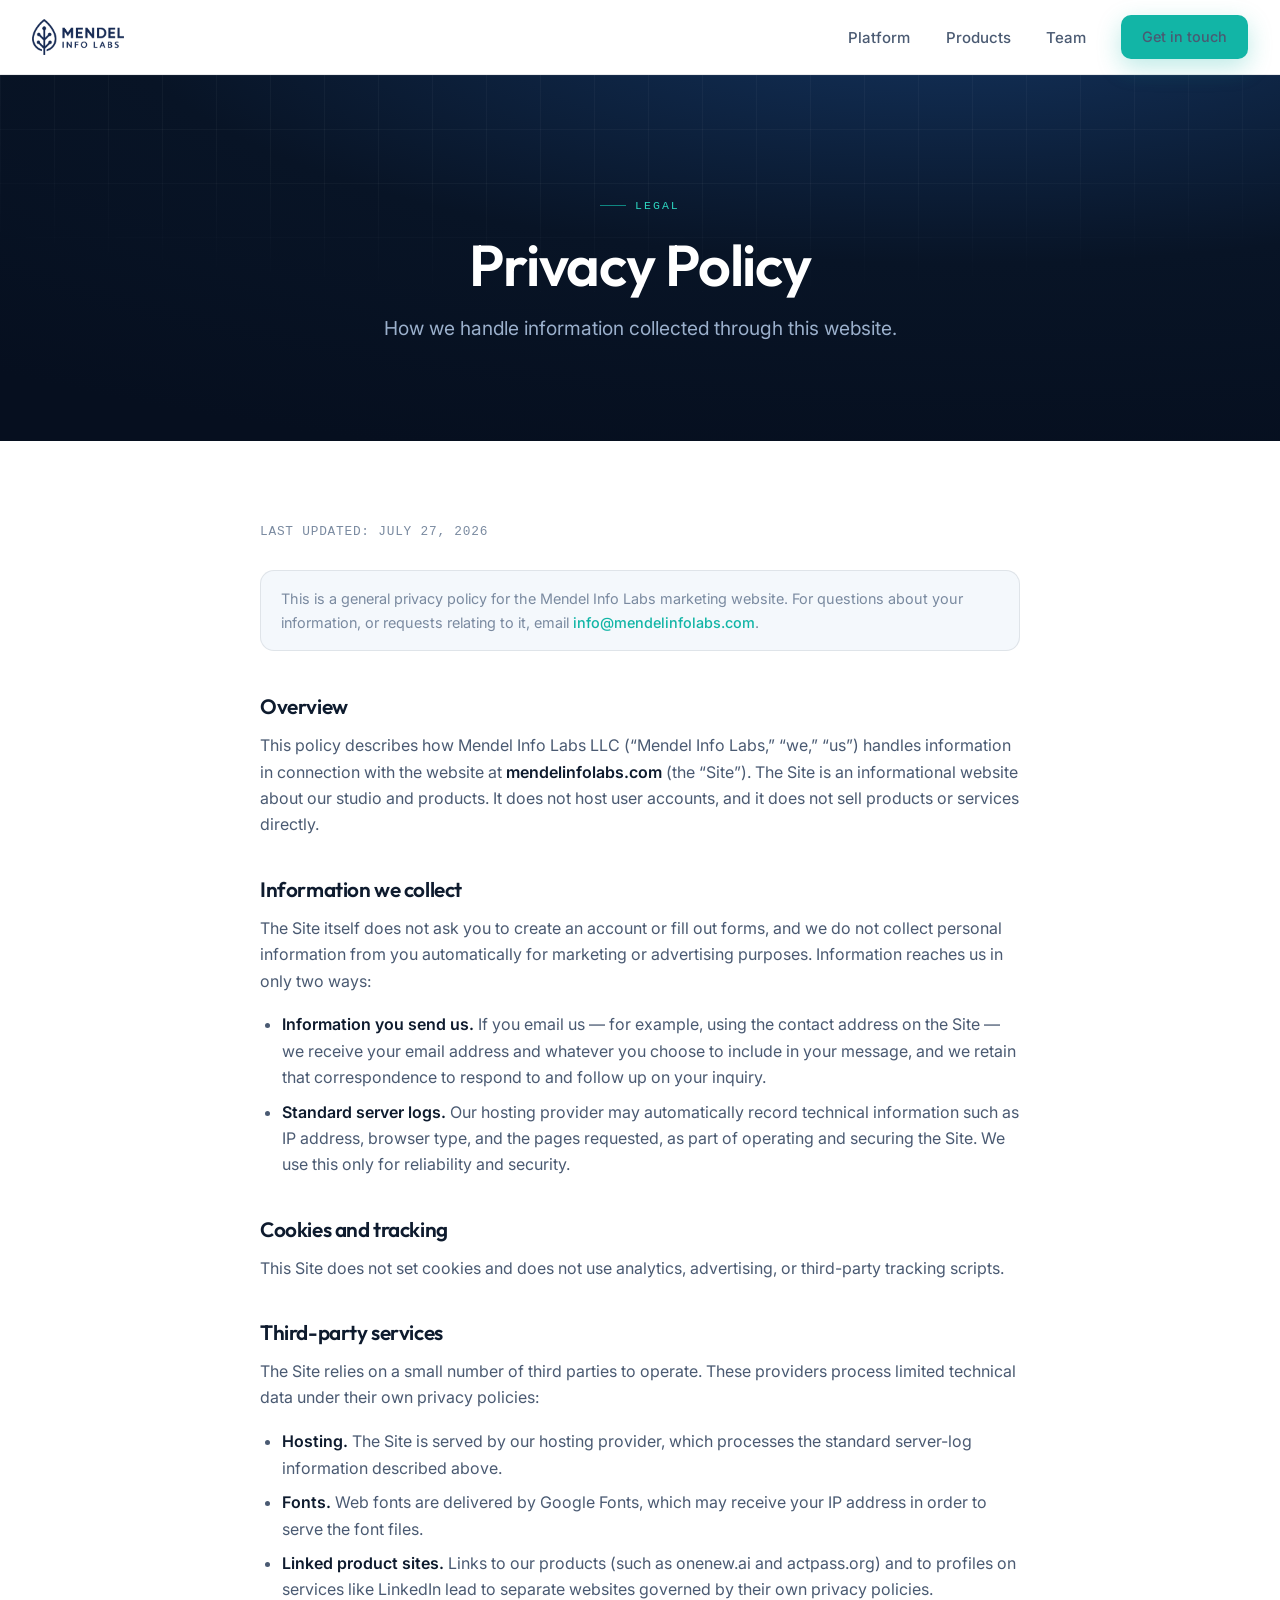
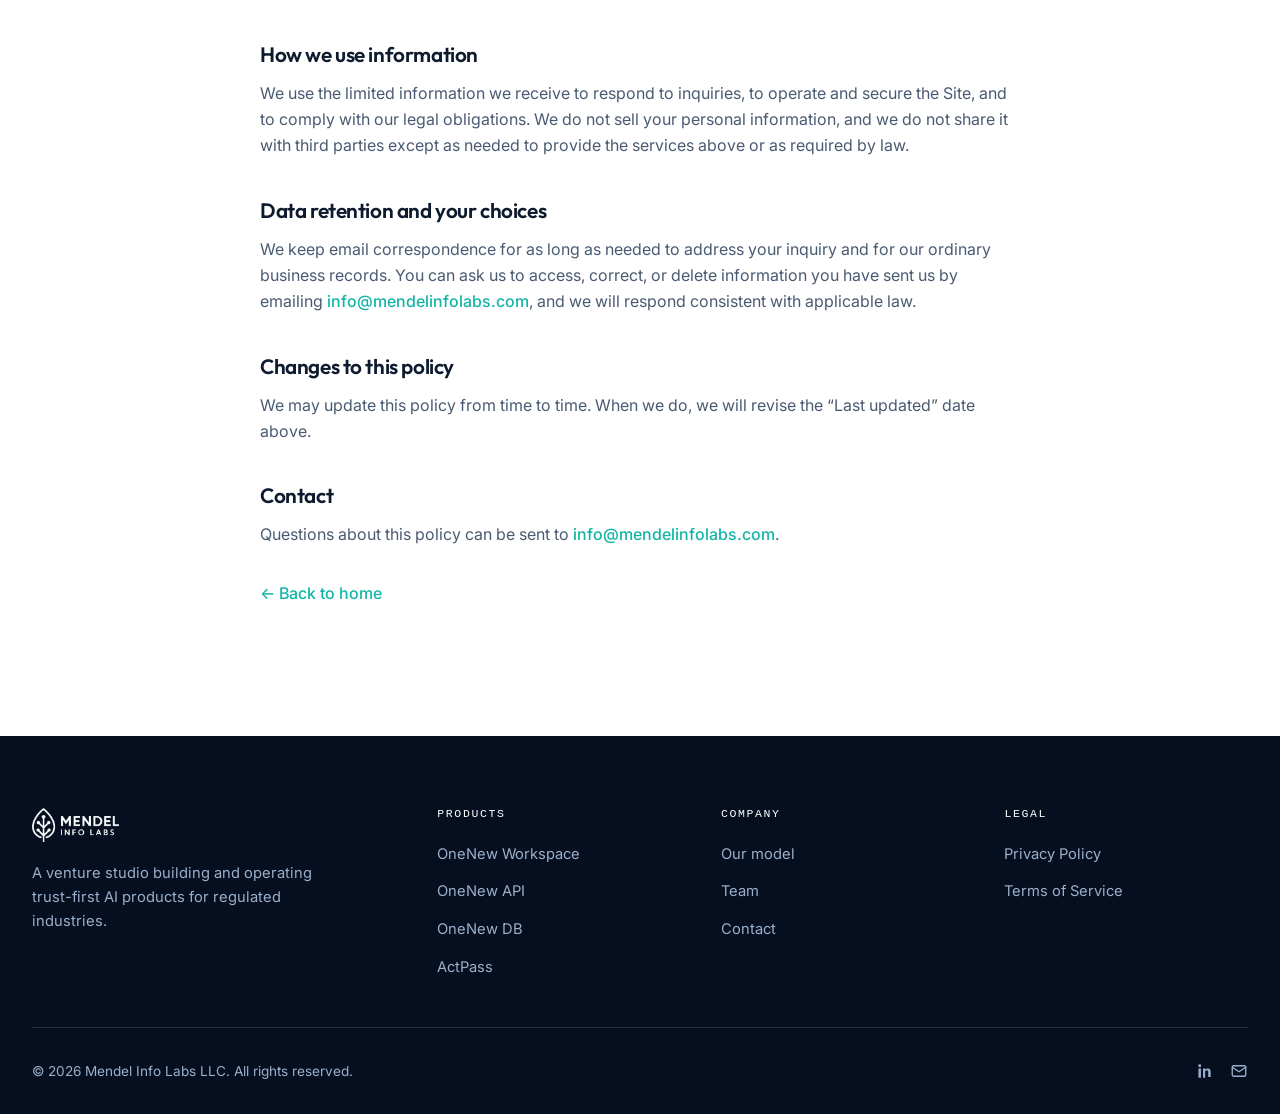
<file: privacy.html>
<!DOCTYPE html>
<html lang="en">

<head>
    <meta charset="UTF-8">
    <meta name="viewport" content="width=device-width, initial-scale=1.0">
    <title>Privacy Policy | Mendel Info Labs</title>
    <meta name="description" content="How Mendel Info Labs handles information collected through the mendelinfolabs.com website.">
    <link rel="canonical" href="https://www.mendelinfolabs.com/privacy.html">
    <meta property="og:type" content="website">
    <meta property="og:site_name" content="Mendel Info Labs">
    <meta property="og:url" content="https://www.mendelinfolabs.com/privacy.html">
    <meta property="og:title" content="Privacy Policy | Mendel Info Labs">
    <meta property="og:description" content="How Mendel Info Labs handles information collected through the mendelinfolabs.com website.">
    <meta property="og:image" content="https://www.mendelinfolabs.com/og-card.png">
    <meta property="og:image:width" content="1200">
    <meta property="og:image:height" content="630">
    <meta property="og:image:alt" content="Mendel Info Labs — Trust-first AI, engineered for regulated work.">
    <meta name="twitter:card" content="summary_large_image">
    <meta name="twitter:image" content="https://www.mendelinfolabs.com/og-card.png">
    <link rel="stylesheet" href="style.css">
    <link rel="icon" type="image/png" href="favicon.png">
    <link rel="apple-touch-icon" href="apple-touch-icon.png">
    <link rel="preconnect" href="https://fonts.googleapis.com">
    <link rel="preconnect" href="https://fonts.gstatic.com" crossorigin>
    <link
        href="https://fonts.googleapis.com/css2?family=Inter:wght@300;400;500;600;700&family=Outfit:wght@400;500;600;700&display=swap"
        rel="stylesheet">
</head>

<body>
    <svg width="0" height="0" style="position:absolute" aria-hidden="true">
        <defs>
            <symbol id="i-arrow" viewBox="0 0 24 24" fill="none" stroke="currentColor" stroke-width="1.8" stroke-linecap="round" stroke-linejoin="round"><path d="M5 12h14M13 6l6 6-6 6"/></symbol>
            <symbol id="i-mail" viewBox="0 0 24 24" fill="none" stroke="currentColor" stroke-width="1.8" stroke-linecap="round" stroke-linejoin="round"><rect x="3" y="5" width="18" height="14" rx="2"/><path d="M3 7l9 6 9-6"/></symbol>
            <symbol id="i-menu" viewBox="0 0 24 24" fill="none" stroke="currentColor" stroke-width="2" stroke-linecap="round"><path d="M4 7h16M4 12h16M4 17h16"/></symbol>
            <symbol id="i-li" viewBox="0 0 24 24" fill="currentColor"><path d="M6.94 5A1.94 1.94 0 113 5a1.94 1.94 0 013.94 0zM3.3 8.5h3.28V21H3.3V8.5zM9.36 8.5h3.14v1.71h.05c.44-.83 1.5-1.71 3.1-1.71 3.32 0 3.93 2.18 3.93 5v6.5h-3.28v-5.76c0-1.37-.02-3.14-1.91-3.14-1.92 0-2.21 1.5-2.21 3.04V21H9.36V8.5z"/></symbol>
        </defs>
    </svg>

    <header id="site-header">
        <nav class="container">
            <a href="index.html" class="logo" aria-label="Mendel Info Labs home">
                <img src="logo.png" alt="Mendel Info Labs">
            </a>
            <button class="nav-toggle" id="nav-toggle" aria-label="Toggle menu" aria-expanded="false">
                <svg><use href="#i-menu"/></svg>
            </button>
            <ul class="nav-links" id="nav-links">
                <li><a href="index.html#platform">Platform</a></li>
                <li><a href="index.html#products">Products</a></li>
                <li><a href="team.html">Team</a></li>
                <li><a href="index.html#contact" class="btn btn-primary">Get in touch</a></li>
            </ul>
        </nav>
    </header>

    <main>
        <section class="page-header">
            <div class="container">
                <span class="eyebrow" style="justify-content:center;color:var(--teal-bright);">Legal</span>
                <h1>Privacy Policy</h1>
                <p>How we handle information collected through this website.</p>
            </div>
        </section>

        <section class="section" style="padding-top:5rem;">
            <div class="container">
                <div class="legal-body">
                    <p class="updated" style="font-family:var(--font-mono);font-size:0.8rem;letter-spacing:0.06em;text-transform:uppercase;color:var(--muted);margin-bottom:1.75rem;">Last updated: July 27, 2026</p>

                    <div class="legal-note">This is a general privacy policy for the Mendel&nbsp;Info&nbsp;Labs marketing website. For questions about your information, or requests relating to it, email <a href="mailto:info@mendelinfolabs.com">info@mendelinfolabs.com</a>.</div>

                    <h2>Overview</h2>
                    <p>This policy describes how Mendel Info Labs LLC (&ldquo;Mendel Info Labs,&rdquo; &ldquo;we,&rdquo; &ldquo;us&rdquo;) handles information in connection with the website at <strong>mendelinfolabs.com</strong> (the &ldquo;Site&rdquo;). The Site is an informational website about our studio and products. It does not host user accounts, and it does not sell products or services directly.</p>

                    <h2>Information we collect</h2>
                    <p>The Site itself does not ask you to create an account or fill out forms, and we do not collect personal information from you automatically for marketing or advertising purposes. Information reaches us in only two ways:</p>
                    <ul>
                        <li><strong>Information you send us.</strong> If you email us &mdash; for example, using the contact address on the Site &mdash; we receive your email address and whatever you choose to include in your message, and we retain that correspondence to respond to and follow up on your inquiry.</li>
                        <li><strong>Standard server logs.</strong> Our hosting provider may automatically record technical information such as IP address, browser type, and the pages requested, as part of operating and securing the Site. We use this only for reliability and security.</li>
                    </ul>

                    <h2>Cookies and tracking</h2>
                    <p>This Site does not set cookies and does not use analytics, advertising, or third-party tracking scripts.</p>

                    <h2>Third-party services</h2>
                    <p>The Site relies on a small number of third parties to operate. These providers process limited technical data under their own privacy policies:</p>
                    <ul>
                        <li><strong>Hosting.</strong> The Site is served by our hosting provider, which processes the standard server-log information described above.</li>
                        <li><strong>Fonts.</strong> Web fonts are delivered by Google Fonts, which may receive your IP address in order to serve the font files.</li>
                        <li><strong>Linked product sites.</strong> Links to our products (such as onenew.ai and actpass.org) and to profiles on services like LinkedIn lead to separate websites governed by their own privacy policies.</li>
                    </ul>

                    <h2>How we use information</h2>
                    <p>We use the limited information we receive to respond to inquiries, to operate and secure the Site, and to comply with our legal obligations. We do not sell your personal information, and we do not share it with third parties except as needed to provide the services above or as required by law.</p>

                    <h2>Data retention and your choices</h2>
                    <p>We keep email correspondence for as long as needed to address your inquiry and for our ordinary business records. You can ask us to access, correct, or delete information you have sent us by emailing <a href="mailto:info@mendelinfolabs.com">info@mendelinfolabs.com</a>, and we will respond consistent with applicable law.</p>

                    <h2>Changes to this policy</h2>
                    <p>We may update this policy from time to time. When we do, we will revise the &ldquo;Last updated&rdquo; date above.</p>

                    <h2>Contact</h2>
                    <p>Questions about this policy can be sent to <a href="mailto:info@mendelinfolabs.com">info@mendelinfolabs.com</a>.</p>

                    <p style="margin-top:2rem;"><a href="index.html">&larr; Back to home</a></p>
                </div>
            </div>
        </section>
    </main>

    <footer>
        <div class="container">
            <div class="footer-top">
                <div class="footer-brand">
                    <img src="logo-light.png" alt="Mendel Info Labs">
                    <p>A venture studio building and operating trust-first AI products for regulated industries.</p>
                </div>
                <div class="footer-col">
                    <h5>Products</h5>
                    <ul>
                        <li><a href="https://www.onenew.ai/" target="_blank" rel="noopener">OneNew Workspace</a></li>
                        <li><a href="index.html#platform">OneNew API</a></li>
                        <li><a href="index.html#platform">OneNew DB</a></li>
                        <li><a href="https://www.actpass.org/" target="_blank" rel="noopener">ActPass</a></li>
                    </ul>
                </div>
                <div class="footer-col">
                    <h5>Company</h5>
                    <ul>
                        <li><a href="index.html#model">Our model</a></li>
                        <li><a href="team.html">Team</a></li>
                        <li><a href="index.html#contact">Contact</a></li>
                    </ul>
                </div>
                <div class="footer-col">
                    <h5>Legal</h5>
                    <ul>
                        <li><a href="privacy.html">Privacy Policy</a></li>
                        <li><a href="terms.html">Terms of Service</a></li>
                    </ul>
                </div>
            </div>
            <div class="footer-bottom">
                <span>&copy; <span id="year">2026</span> Mendel Info Labs LLC. All rights reserved.</span>
                <div class="socials">
                    <a href="https://www.linkedin.com/in/akigogikar/" target="_blank" rel="noopener" aria-label="LinkedIn"><svg><use href="#i-li"/></svg></a>
                    <a href="mailto:info@mendelinfolabs.com" aria-label="Email"><svg><use href="#i-mail"/></svg></a>
                </div>
            </div>
        </div>
    </footer>
    <script src="main.js"></script>
</body>

</html>
</file>
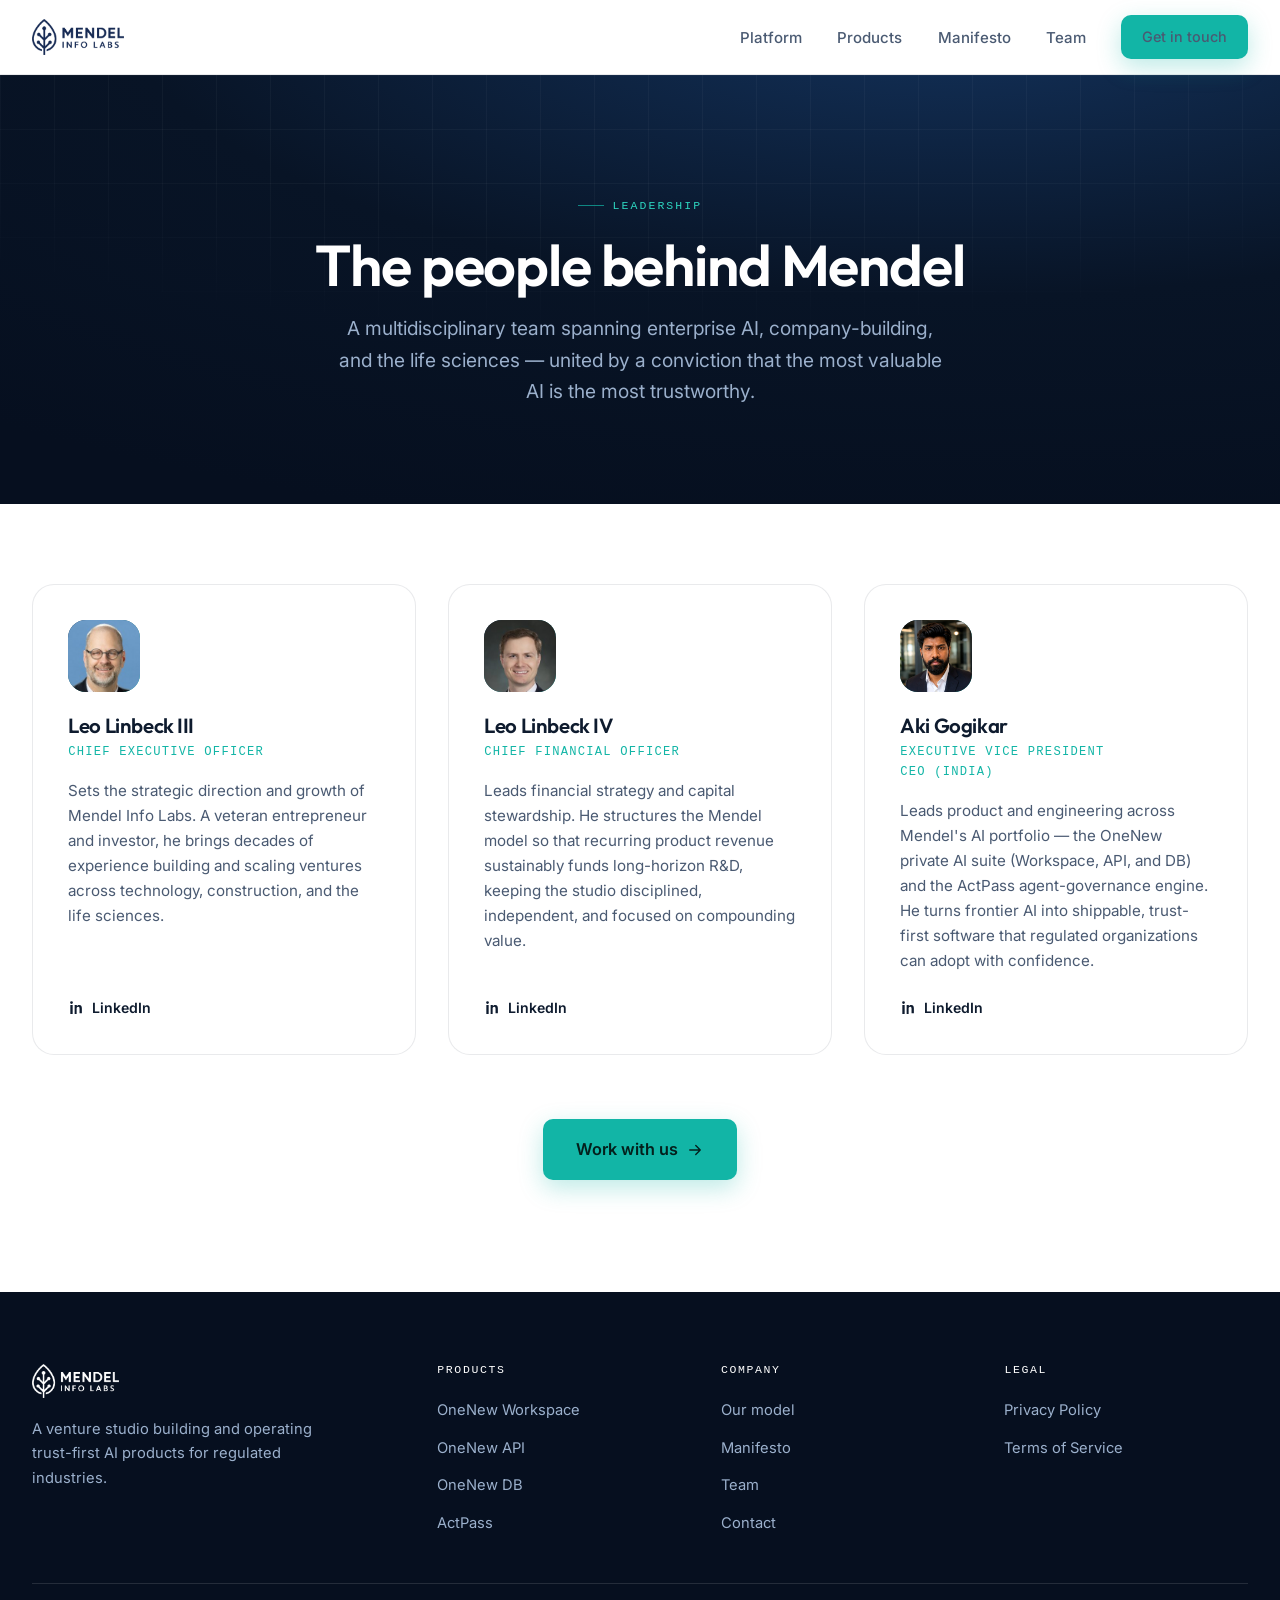
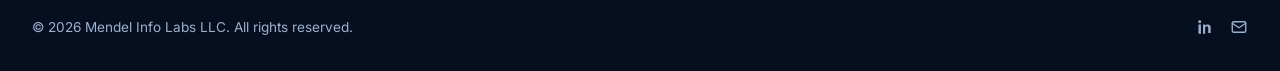
<file: team.html>
<!DOCTYPE html>
<html lang="en">

<head>
    <meta charset="UTF-8">
    <meta name="viewport" content="width=device-width, initial-scale=1.0">
    <title>Leadership | Mendel Info Labs</title>
    <meta name="description" content="Meet the leadership team of Mendel Info Labs — the operators and builders behind the OneNew and ActPass trust-first AI products.">
    <link rel="canonical" href="https://www.mendelinfolabs.com/team.html">
    <meta property="og:type" content="website">
    <meta property="og:site_name" content="Mendel Info Labs">
    <meta property="og:url" content="https://www.mendelinfolabs.com/team.html">
    <meta property="og:title" content="Leadership | Mendel Info Labs">
    <meta property="og:description" content="Meet the leadership team of Mendel Info Labs — the operators and builders behind the OneNew and ActPass trust-first AI products.">
    <meta property="og:image" content="https://www.mendelinfolabs.com/og-card.png">
    <meta property="og:image:width" content="1200">
    <meta property="og:image:height" content="630">
    <meta property="og:image:alt" content="Mendel Info Labs — Trust-first AI, engineered for regulated work.">
    <meta name="twitter:card" content="summary_large_image">
    <meta name="twitter:title" content="Leadership | Mendel Info Labs">
    <meta name="twitter:description" content="Meet the leadership team of Mendel Info Labs — the operators and builders behind the OneNew and ActPass trust-first AI products.">
    <meta name="twitter:image" content="https://www.mendelinfolabs.com/og-card.png">
    <link rel="stylesheet" href="style.css?v=6">
    <link rel="icon" type="image/png" href="favicon.png">
    <link rel="apple-touch-icon" href="apple-touch-icon.png">
    <link rel="preconnect" href="https://fonts.googleapis.com">
    <link rel="preconnect" href="https://fonts.gstatic.com" crossorigin>
    <link
        href="https://fonts.googleapis.com/css2?family=Inter:wght@300;400;500;600;700&family=Outfit:wght@400;500;600;700&display=swap"
        rel="stylesheet">
</head>

<body>
    <svg width="0" height="0" style="position:absolute" aria-hidden="true">
        <defs>
            <symbol id="i-arrow" viewBox="0 0 24 24" fill="none" stroke="currentColor" stroke-width="1.8" stroke-linecap="round" stroke-linejoin="round"><path d="M5 12h14M13 6l6 6-6 6"/></symbol>
            <symbol id="i-mail" viewBox="0 0 24 24" fill="none" stroke="currentColor" stroke-width="1.8" stroke-linecap="round" stroke-linejoin="round"><rect x="3" y="5" width="18" height="14" rx="2"/><path d="M3 7l9 6 9-6"/></symbol>
            <symbol id="i-menu" viewBox="0 0 24 24" fill="none" stroke="currentColor" stroke-width="2" stroke-linecap="round"><path d="M4 7h16M4 12h16M4 17h16"/></symbol>
            <symbol id="i-li" viewBox="0 0 24 24" fill="currentColor"><path d="M6.94 5A1.94 1.94 0 113 5a1.94 1.94 0 013.94 0zM3.3 8.5h3.28V21H3.3V8.5zM9.36 8.5h3.14v1.71h.05c.44-.83 1.5-1.71 3.1-1.71 3.32 0 3.93 2.18 3.93 5v6.5h-3.28v-5.76c0-1.37-.02-3.14-1.91-3.14-1.92 0-2.21 1.5-2.21 3.04V21H9.36V8.5z"/></symbol>
        </defs>
    </svg>

    <header id="site-header">
        <nav class="container">
            <a href="index.html" class="logo" aria-label="Mendel Info Labs home">
                <img src="logo.png" alt="Mendel Info Labs">
            </a>
            <button class="nav-toggle" id="nav-toggle" aria-label="Toggle menu" aria-expanded="false">
                <svg><use href="#i-menu"/></svg>
            </button>
            <ul class="nav-links" id="nav-links">
                <li><a href="index.html#platform">Platform</a></li>
                <li><a href="index.html#products">Products</a></li>
                <li><a href="manifesto.html">Manifesto</a></li>
                <li><a href="team.html">Team</a></li>
                <li><a href="index.html#contact" class="btn btn-primary">Get in touch</a></li>
            </ul>
        </nav>
    </header>

    <main>
        <section class="page-header">
            <div class="container">
                <span class="eyebrow" style="justify-content:center;color:var(--teal-bright);">Leadership</span>
                <h1>The people behind Mendel</h1>
                <p>A multidisciplinary team spanning enterprise AI, company-building, and the life sciences — united by a
                    conviction that the most valuable AI is the most trustworthy.</p>
            </div>
        </section>

        <section class="section" style="padding-top:5rem;">
            <div class="container">
                <div class="team-grid reveal">
                    <div class="team-card">
                        <div class="team-avatar"><img class="portrait-leo-iii" src="assets/leo-linbeck-iii.jpg" alt="Leo Linbeck III"></div>
                        <h3>Leo Linbeck III</h3>
                        <div class="role">Chief Executive Officer</div>
                        <p class="bio">Sets the strategic direction and growth of Mendel Info Labs. A veteran
                            entrepreneur and investor, he brings decades of experience building and scaling ventures
                            across technology, construction, and the life sciences.</p>
                        <a class="li" href="https://www.linkedin.com/in/leo-linbeck-88482127/" target="_blank" rel="noopener">
                            <svg><use href="#i-li"/></svg> LinkedIn</a>
                    </div>
                    <div class="team-card">
                        <div class="team-avatar"><img class="portrait-leo-iv" src="assets/leo-linbeck-iv.jpg" alt="Leo Linbeck IV"></div>
                        <h3>Leo Linbeck IV</h3>
                        <div class="role">Chief Financial Officer</div>
                        <p class="bio">Leads financial strategy and capital stewardship. He structures the Mendel model
                            so that recurring product revenue sustainably funds long-horizon R&amp;D, keeping the studio
                            disciplined, independent, and focused on compounding value.</p>
                        <a class="li" href="https://www.linkedin.com/in/leo-linbeck/" target="_blank" rel="noopener">
                            <svg><use href="#i-li"/></svg> LinkedIn</a>
                    </div>
                    <div class="team-card">
                        <div class="team-avatar"><img class="portrait-aki" src="assets/aki-gogikar.jpg" alt="Aki Gogikar"></div>
                        <h3>Aki Gogikar</h3>
                        <div class="role">Executive Vice President<br>CEO (India)</div>
                        <p class="bio">Leads product and engineering across Mendel's AI portfolio — the OneNew private AI
                            suite (Workspace, API, and DB) and the ActPass agent-governance engine. He turns frontier AI
                            into shippable, trust-first software that regulated organizations can adopt with confidence.</p>
                        <a class="li" href="https://www.linkedin.com/in/akigogikar/" target="_blank" rel="noopener">
                            <svg><use href="#i-li"/></svg> LinkedIn</a>
                    </div>
                </div>

                <div style="text-align:center;margin-top:4rem;" class="reveal">
                    <a href="index.html#contact" class="btn btn-primary btn-lg">Work with us <svg><use href="#i-arrow"/></svg></a>
                </div>
            </div>
        </section>
    </main>

    <footer>
        <div class="container">
            <div class="footer-top">
                <div class="footer-brand">
                    <img src="logo-light.png" alt="Mendel Info Labs">
                    <p>A venture studio building and operating trust-first AI products for regulated industries.</p>
                </div>
                <div class="footer-col">
                    <h5>Products</h5>
                    <ul>
                        <li><a href="https://www.onenew.ai/" target="_blank" rel="noopener">OneNew Workspace</a></li>
                        <li><a href="index.html#platform">OneNew API</a></li>
                        <li><a href="index.html#platform">OneNew DB</a></li>
                        <li><a href="https://www.actpass.org/" target="_blank" rel="noopener">ActPass</a></li>
                    </ul>
                </div>
                <div class="footer-col">
                    <h5>Company</h5>
                    <ul>
                        <li><a href="index.html#model">Our model</a></li>
                        <li><a href="manifesto.html">Manifesto</a></li>
                        <li><a href="team.html">Team</a></li>
                        <li><a href="index.html#contact">Contact</a></li>
                    </ul>
                </div>
                <div class="footer-col">
                    <h5>Legal</h5>
                    <ul>
                        <li><a href="privacy.html">Privacy Policy</a></li>
                        <li><a href="terms.html">Terms of Service</a></li>
                    </ul>
                </div>
            </div>
            <div class="footer-bottom">
                <span>&copy; <span id="year">2026</span> Mendel Info Labs LLC. All rights reserved.</span>
                <div class="socials">
                    <a href="https://www.linkedin.com/in/akigogikar/" target="_blank" rel="noopener" aria-label="LinkedIn"><svg><use href="#i-li"/></svg></a>
                    <a href="mailto:info@mendelinfolabs.com" aria-label="Email"><svg><use href="#i-mail"/></svg></a>
                </div>
            </div>
        </div>
    </footer>
    <script src="main.js"></script>
</body>

</html>
</file>
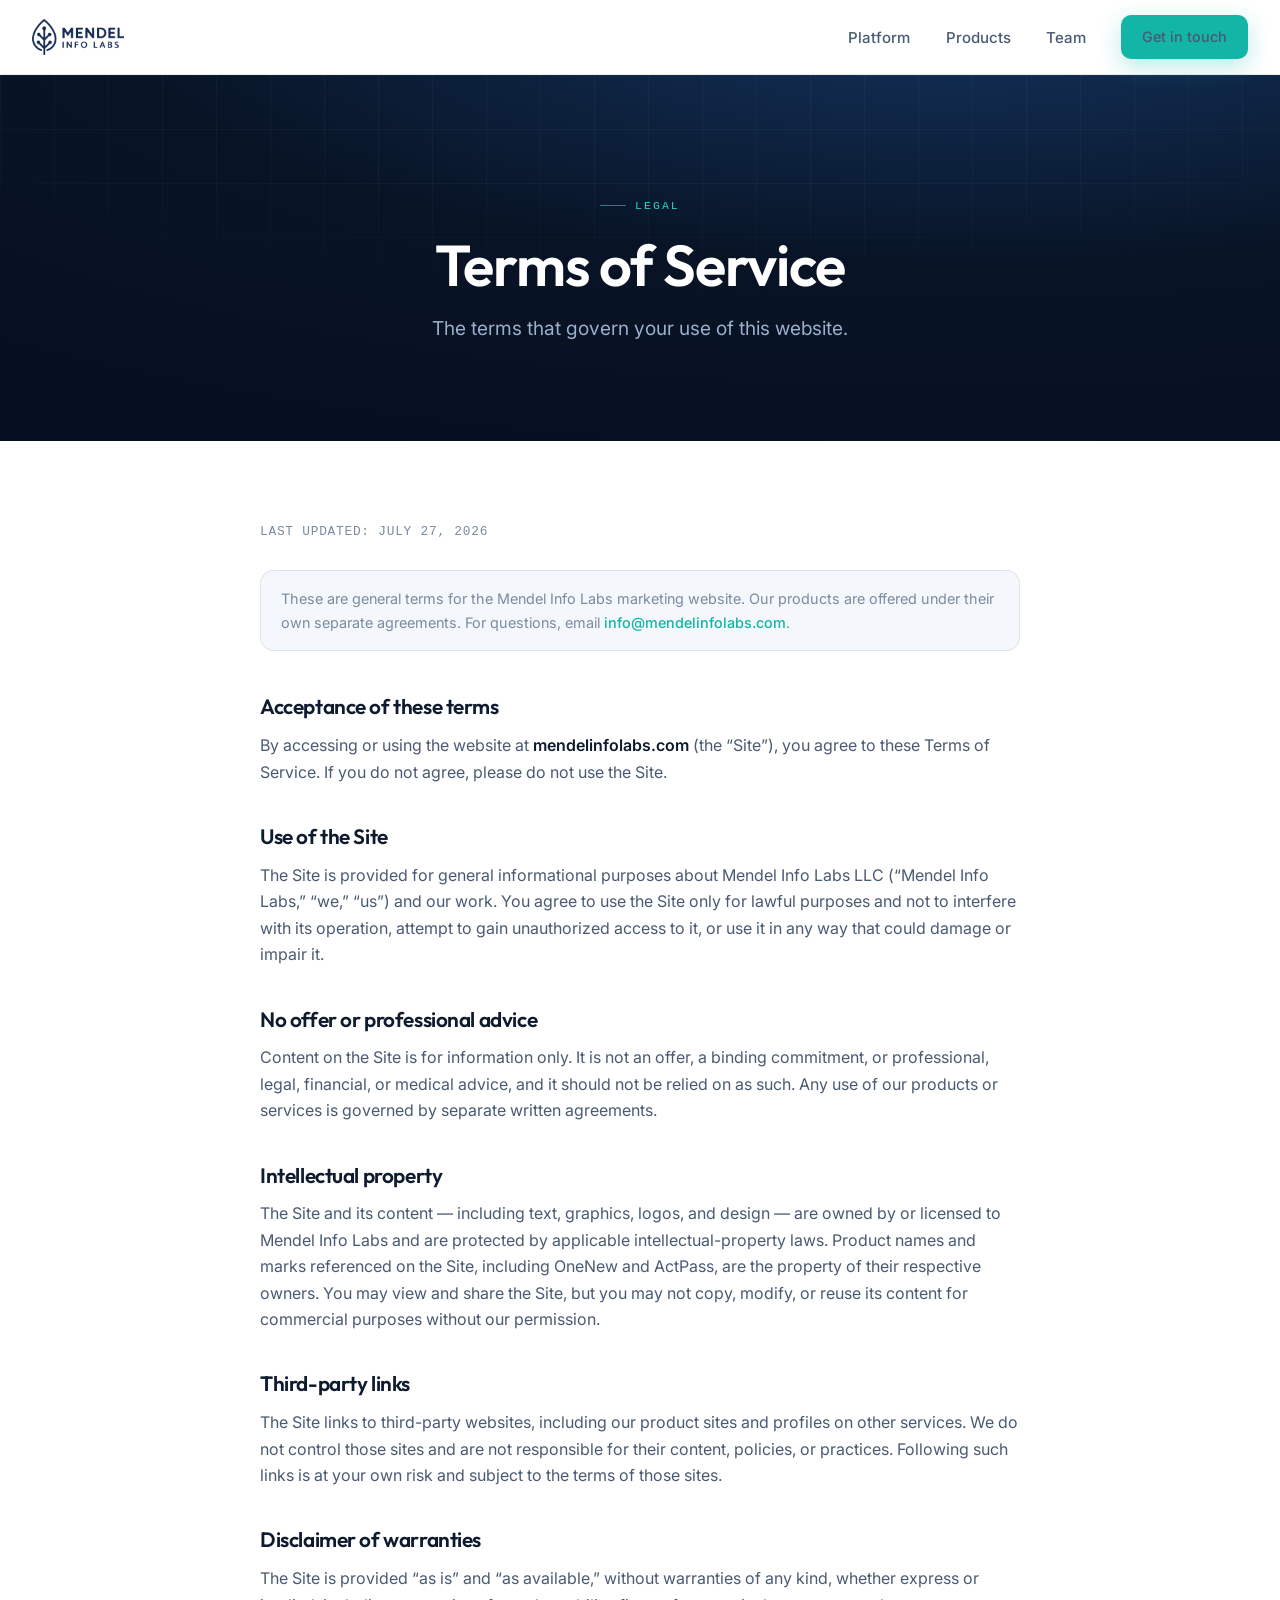
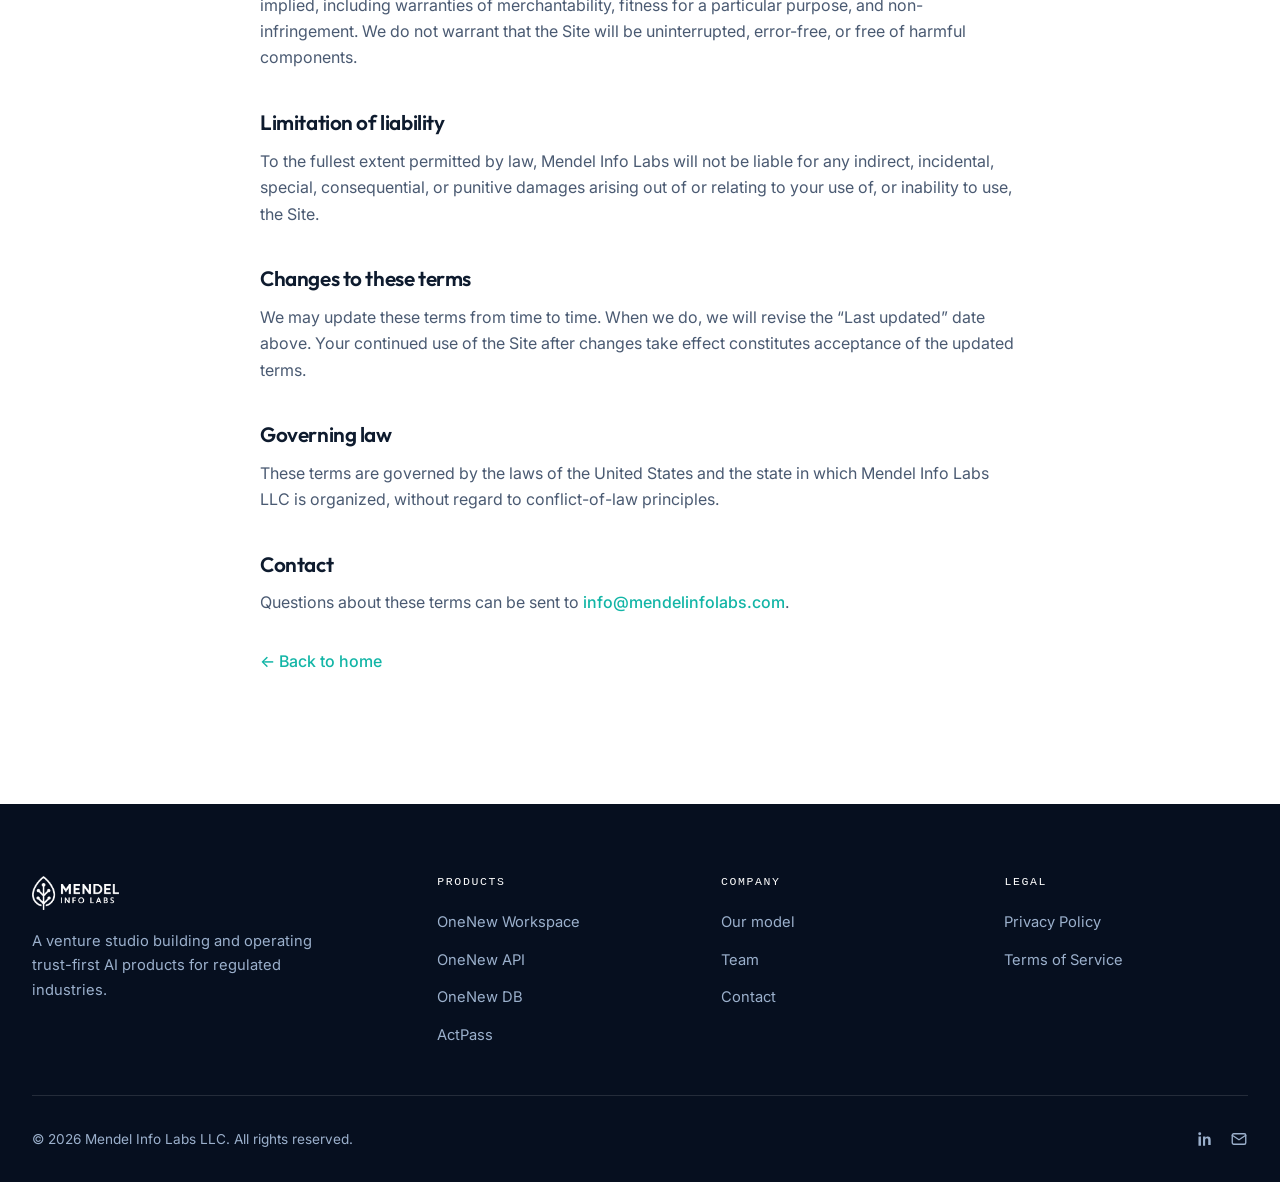
<file: terms.html>
<!DOCTYPE html>
<html lang="en">

<head>
    <meta charset="UTF-8">
    <meta name="viewport" content="width=device-width, initial-scale=1.0">
    <title>Terms of Service | Mendel Info Labs</title>
    <meta name="description" content="The terms that govern use of the Mendel Info Labs website at mendelinfolabs.com.">
    <link rel="canonical" href="https://www.mendelinfolabs.com/terms.html">
    <meta property="og:type" content="website">
    <meta property="og:site_name" content="Mendel Info Labs">
    <meta property="og:url" content="https://www.mendelinfolabs.com/terms.html">
    <meta property="og:title" content="Terms of Service | Mendel Info Labs">
    <meta property="og:description" content="The terms that govern use of the Mendel Info Labs website at mendelinfolabs.com.">
    <meta property="og:image" content="https://www.mendelinfolabs.com/og-card.png">
    <meta property="og:image:width" content="1200">
    <meta property="og:image:height" content="630">
    <meta property="og:image:alt" content="Mendel Info Labs — Trust-first AI, engineered for regulated work.">
    <meta name="twitter:card" content="summary_large_image">
    <meta name="twitter:image" content="https://www.mendelinfolabs.com/og-card.png">
    <link rel="stylesheet" href="style.css">
    <link rel="icon" type="image/png" href="favicon.png">
    <link rel="apple-touch-icon" href="apple-touch-icon.png">
    <link rel="preconnect" href="https://fonts.googleapis.com">
    <link rel="preconnect" href="https://fonts.gstatic.com" crossorigin>
    <link
        href="https://fonts.googleapis.com/css2?family=Inter:wght@300;400;500;600;700&family=Outfit:wght@400;500;600;700&display=swap"
        rel="stylesheet">
</head>

<body>
    <svg width="0" height="0" style="position:absolute" aria-hidden="true">
        <defs>
            <symbol id="i-arrow" viewBox="0 0 24 24" fill="none" stroke="currentColor" stroke-width="1.8" stroke-linecap="round" stroke-linejoin="round"><path d="M5 12h14M13 6l6 6-6 6"/></symbol>
            <symbol id="i-mail" viewBox="0 0 24 24" fill="none" stroke="currentColor" stroke-width="1.8" stroke-linecap="round" stroke-linejoin="round"><rect x="3" y="5" width="18" height="14" rx="2"/><path d="M3 7l9 6 9-6"/></symbol>
            <symbol id="i-menu" viewBox="0 0 24 24" fill="none" stroke="currentColor" stroke-width="2" stroke-linecap="round"><path d="M4 7h16M4 12h16M4 17h16"/></symbol>
            <symbol id="i-li" viewBox="0 0 24 24" fill="currentColor"><path d="M6.94 5A1.94 1.94 0 113 5a1.94 1.94 0 013.94 0zM3.3 8.5h3.28V21H3.3V8.5zM9.36 8.5h3.14v1.71h.05c.44-.83 1.5-1.71 3.1-1.71 3.32 0 3.93 2.18 3.93 5v6.5h-3.28v-5.76c0-1.37-.02-3.14-1.91-3.14-1.92 0-2.21 1.5-2.21 3.04V21H9.36V8.5z"/></symbol>
        </defs>
    </svg>

    <header id="site-header">
        <nav class="container">
            <a href="index.html" class="logo" aria-label="Mendel Info Labs home">
                <img src="logo.png" alt="Mendel Info Labs">
            </a>
            <button class="nav-toggle" id="nav-toggle" aria-label="Toggle menu" aria-expanded="false">
                <svg><use href="#i-menu"/></svg>
            </button>
            <ul class="nav-links" id="nav-links">
                <li><a href="index.html#platform">Platform</a></li>
                <li><a href="index.html#products">Products</a></li>
                <li><a href="team.html">Team</a></li>
                <li><a href="index.html#contact" class="btn btn-primary">Get in touch</a></li>
            </ul>
        </nav>
    </header>

    <main>
        <section class="page-header">
            <div class="container">
                <span class="eyebrow" style="justify-content:center;color:var(--teal-bright);">Legal</span>
                <h1>Terms of Service</h1>
                <p>The terms that govern your use of this website.</p>
            </div>
        </section>

        <section class="section" style="padding-top:5rem;">
            <div class="container">
                <div class="legal-body">
                    <p class="updated" style="font-family:var(--font-mono);font-size:0.8rem;letter-spacing:0.06em;text-transform:uppercase;color:var(--muted);margin-bottom:1.75rem;">Last updated: July 27, 2026</p>

                    <div class="legal-note">These are general terms for the Mendel&nbsp;Info&nbsp;Labs marketing website. Our products are offered under their own separate agreements. For questions, email <a href="mailto:info@mendelinfolabs.com">info@mendelinfolabs.com</a>.</div>

                    <h2>Acceptance of these terms</h2>
                    <p>By accessing or using the website at <strong>mendelinfolabs.com</strong> (the &ldquo;Site&rdquo;), you agree to these Terms of Service. If you do not agree, please do not use the Site.</p>

                    <h2>Use of the Site</h2>
                    <p>The Site is provided for general informational purposes about Mendel Info Labs LLC (&ldquo;Mendel Info Labs,&rdquo; &ldquo;we,&rdquo; &ldquo;us&rdquo;) and our work. You agree to use the Site only for lawful purposes and not to interfere with its operation, attempt to gain unauthorized access to it, or use it in any way that could damage or impair it.</p>

                    <h2>No offer or professional advice</h2>
                    <p>Content on the Site is for information only. It is not an offer, a binding commitment, or professional, legal, financial, or medical advice, and it should not be relied on as such. Any use of our products or services is governed by separate written agreements.</p>

                    <h2>Intellectual property</h2>
                    <p>The Site and its content &mdash; including text, graphics, logos, and design &mdash; are owned by or licensed to Mendel Info Labs and are protected by applicable intellectual-property laws. Product names and marks referenced on the Site, including OneNew and ActPass, are the property of their respective owners. You may view and share the Site, but you may not copy, modify, or reuse its content for commercial purposes without our permission.</p>

                    <h2>Third-party links</h2>
                    <p>The Site links to third-party websites, including our product sites and profiles on other services. We do not control those sites and are not responsible for their content, policies, or practices. Following such links is at your own risk and subject to the terms of those sites.</p>

                    <h2>Disclaimer of warranties</h2>
                    <p>The Site is provided &ldquo;as is&rdquo; and &ldquo;as available,&rdquo; without warranties of any kind, whether express or implied, including warranties of merchantability, fitness for a particular purpose, and non-infringement. We do not warrant that the Site will be uninterrupted, error-free, or free of harmful components.</p>

                    <h2>Limitation of liability</h2>
                    <p>To the fullest extent permitted by law, Mendel Info Labs will not be liable for any indirect, incidental, special, consequential, or punitive damages arising out of or relating to your use of, or inability to use, the Site.</p>

                    <h2>Changes to these terms</h2>
                    <p>We may update these terms from time to time. When we do, we will revise the &ldquo;Last updated&rdquo; date above. Your continued use of the Site after changes take effect constitutes acceptance of the updated terms.</p>

                    <h2>Governing law</h2>
                    <p>These terms are governed by the laws of the United States and the state in which Mendel Info Labs LLC is organized, without regard to conflict-of-law principles.</p>

                    <h2>Contact</h2>
                    <p>Questions about these terms can be sent to <a href="mailto:info@mendelinfolabs.com">info@mendelinfolabs.com</a>.</p>

                    <p style="margin-top:2rem;"><a href="index.html">&larr; Back to home</a></p>
                </div>
            </div>
        </section>
    </main>

    <footer>
        <div class="container">
            <div class="footer-top">
                <div class="footer-brand">
                    <img src="logo-light.png" alt="Mendel Info Labs">
                    <p>A venture studio building and operating trust-first AI products for regulated industries.</p>
                </div>
                <div class="footer-col">
                    <h5>Products</h5>
                    <ul>
                        <li><a href="https://www.onenew.ai/" target="_blank" rel="noopener">OneNew Workspace</a></li>
                        <li><a href="index.html#platform">OneNew API</a></li>
                        <li><a href="index.html#platform">OneNew DB</a></li>
                        <li><a href="https://www.actpass.org/" target="_blank" rel="noopener">ActPass</a></li>
                    </ul>
                </div>
                <div class="footer-col">
                    <h5>Company</h5>
                    <ul>
                        <li><a href="index.html#model">Our model</a></li>
                        <li><a href="team.html">Team</a></li>
                        <li><a href="index.html#contact">Contact</a></li>
                    </ul>
                </div>
                <div class="footer-col">
                    <h5>Legal</h5>
                    <ul>
                        <li><a href="privacy.html">Privacy Policy</a></li>
                        <li><a href="terms.html">Terms of Service</a></li>
                    </ul>
                </div>
            </div>
            <div class="footer-bottom">
                <span>&copy; <span id="year">2026</span> Mendel Info Labs LLC. All rights reserved.</span>
                <div class="socials">
                    <a href="https://www.linkedin.com/in/akigogikar/" target="_blank" rel="noopener" aria-label="LinkedIn"><svg><use href="#i-li"/></svg></a>
                    <a href="mailto:info@mendelinfolabs.com" aria-label="Email"><svg><use href="#i-mail"/></svg></a>
                </div>
            </div>
        </div>
    </footer>
    <script src="main.js"></script>
</body>

</html>
</file>
<file: style.css>
/* =============================================================
   Mendel Info Labs — Design System
   Premium, due-diligence-grade static site
   ============================================================= */

:root {
    /* Brand */
    --navy-950: #060F1F;
    --navy-900: #081426;
    --navy-800: #0B1F3A;
    --navy-700: #12294A;
    --navy-600: #1B3560;

    --teal: #12B5A6;
    --teal-bright: #2DD4BF;
    --teal-soft: #99F6E4;
    --accent: #4F8BFF;

    --ink: #0E1B2E;
    --slate: #4A5A72;
    --muted: #7A8AA0;
    --line: rgba(14, 27, 46, 0.09);
    --line-strong: rgba(14, 27, 46, 0.14);

    --bg: #FFFFFF;
    --bg-soft: #F4F8FC;
    --bg-tint: #EDF3FA;

    /* On-dark */
    --d-text: #E9F1FB;
    --d-muted: #9BB0CC;
    --d-line: rgba(255, 255, 255, 0.12);
    --d-card: rgba(255, 255, 255, 0.045);

    --container: 1280px;
    --container-wide: 1400px;
    --radius: 14px;
    --radius-lg: 22px;
    --radius-xl: 30px;

    --shadow-sm: 0 1px 2px rgba(9, 20, 38, 0.06), 0 2px 6px rgba(9, 20, 38, 0.05);
    --shadow-md: 0 12px 30px rgba(9, 20, 38, 0.08);
    --shadow-lg: 0 30px 60px rgba(9, 20, 38, 0.12);
    --shadow-glow: 0 0 0 1px rgba(18, 181, 166, 0.25), 0 20px 50px rgba(18, 181, 166, 0.18);

    --ease: cubic-bezier(0.22, 0.61, 0.36, 1);
    --transition: all 0.3s var(--ease);

    --font-display: 'Outfit', -apple-system, BlinkMacSystemFont, 'Segoe UI', sans-serif;
    --font-body: 'Inter', -apple-system, BlinkMacSystemFont, 'Segoe UI', sans-serif;
    --font-mono: 'SF Mono', 'JetBrains Mono', 'Roboto Mono', ui-monospace, monospace;
}

*,
*::before,
*::after {
    margin: 0;
    padding: 0;
    box-sizing: border-box;
}

html {
    scroll-behavior: smooth;
    scroll-padding-top: 100px;
    -webkit-text-size-adjust: 100%;
}

body {
    font-family: var(--font-body);
    line-height: 1.65;
    color: var(--slate);
    background: var(--bg);
    overflow-x: hidden;
    -webkit-font-smoothing: antialiased;
    text-rendering: optimizeLegibility;
}

h1, h2, h3, h4, h5 {
    font-family: var(--font-display);
    color: var(--ink);
    line-height: 1.12;
    letter-spacing: -0.02em;
    font-weight: 600;
}

a { color: inherit; }
img, svg { display: block; max-width: 100%; }
ul { list-style: none; }

.container {
    max-width: var(--container);
    margin: 0 auto;
    padding: 0 2rem;
    width: 100%;
}

/* ---------- Shared bits ---------- */
.eyebrow {
    display: inline-flex;
    align-items: center;
    gap: 0.55rem;
    font-family: var(--font-mono);
    font-size: 0.72rem;
    font-weight: 500;
    letter-spacing: 0.18em;
    text-transform: uppercase;
    color: var(--teal);
    margin-bottom: 1.1rem;
}
.eyebrow::before {
    content: "";
    width: 26px;
    height: 1px;
    background: var(--teal);
    opacity: 0.7;
}
.on-dark .eyebrow { color: var(--teal-bright); }

.section {
    padding: 7rem 0;
    position: relative;
}
.section-sm { padding: 5rem 0; }

.on-dark {
    background: var(--navy-800);
    color: var(--d-text);
}
.on-dark h1, .on-dark h2, .on-dark h3, .on-dark h4 { color: #fff; }
.on-dark p { color: var(--d-muted); }

.section-head {
    max-width: 720px;
    margin-bottom: 3.5rem;
}
.section-head.center {
    margin-left: auto;
    margin-right: auto;
    text-align: center;
}
.section-head h2 {
    font-size: clamp(1.9rem, 3.6vw, 2.9rem);
    margin-bottom: 1rem;
}
.section-head p {
    font-size: 1.12rem;
    color: var(--muted);
}
.on-dark .section-head p { color: var(--d-muted); }

/* ---------- Buttons ---------- */
.btn {
    display: inline-flex;
    align-items: center;
    justify-content: center;
    gap: 0.55rem;
    padding: 0.85rem 1.65rem;
    border-radius: 10px;
    font-family: var(--font-body);
    font-weight: 600;
    font-size: 0.96rem;
    text-decoration: none;
    cursor: pointer;
    border: 1.5px solid transparent;
    transition: var(--transition);
    white-space: nowrap;
}
.btn svg { width: 18px; height: 18px; }
.btn-primary {
    background: var(--teal);
    color: #04201C;
    box-shadow: 0 8px 24px rgba(18, 181, 166, 0.28);
}
.btn-primary:hover {
    background: var(--teal-bright);
    transform: translateY(-2px);
    box-shadow: 0 14px 34px rgba(18, 181, 166, 0.38);
}
.btn-dark {
    background: var(--navy-800);
    color: #fff;
}
.btn-dark:hover {
    background: var(--navy-700);
    transform: translateY(-2px);
    box-shadow: var(--shadow-md);
}
.btn-ghost {
    background: transparent;
    color: var(--ink);
    border-color: var(--line-strong);
}
.btn-ghost:hover {
    border-color: var(--ink);
    background: var(--ink);
    color: #fff;
    transform: translateY(-2px);
}
.on-dark .btn-ghost,
.hero .btn-ghost,
.contact-card .btn-ghost {
    color: #fff;
    border-color: var(--d-line);
}
.on-dark .btn-ghost:hover,
.hero .btn-ghost:hover,
.contact-card .btn-ghost:hover {
    background: #fff;
    color: var(--navy-900);
    border-color: #fff;
}
.btn-lg { padding: 1rem 2rem; font-size: 1.02rem; }

.text-link {
    display: inline-flex;
    align-items: center;
    gap: 0.4rem;
    font-weight: 600;
    color: var(--teal);
    text-decoration: none;
    font-size: 0.95rem;
    transition: var(--transition);
}
.text-link svg { width: 16px; height: 16px; transition: var(--transition); }
.text-link:hover svg { transform: translateX(4px); }

/* ---------- Header ---------- */
header {
    position: sticky;
    top: 0;
    z-index: 1000;
    background: rgba(255, 255, 255, 0.82);
    backdrop-filter: saturate(180%) blur(16px);
    -webkit-backdrop-filter: saturate(180%) blur(16px);
    border-bottom: 1px solid var(--line);
    transition: box-shadow 0.3s var(--ease);
}
header.scrolled { box-shadow: 0 4px 24px rgba(9, 20, 38, 0.07); }

nav {
    display: flex;
    align-items: center;
    justify-content: space-between;
    height: 74px;
}
.logo { display: flex; align-items: center; text-decoration: none; }
/* logo.png is trimmed to its ink, so height maps 1:1 to the visible mark
   (aspect 2.55). Changing this value scales the wordmark directly. */
.logo img {
    height: 36px;
    width: auto;
    object-fit: contain;
    transition: var(--transition);
}
.logo:hover img { transform: scale(1.04); }

.nav-links {
    display: flex;
    align-items: center;
    gap: 2.2rem;
}
.nav-links a {
    text-decoration: none;
    color: var(--slate);
    font-weight: 500;
    font-size: 0.94rem;
    transition: var(--transition);
    position: relative;
}
.nav-links a:not(.btn):hover { color: var(--ink); }
.nav-links .btn { padding: 0.6rem 1.25rem; font-size: 0.9rem; }

.nav-toggle {
    display: none;
    background: none;
    border: none;
    cursor: pointer;
    padding: 0.4rem;
    color: var(--ink);
}
.nav-toggle svg { width: 26px; height: 26px; }

/* ---------- Hero ---------- */
.hero {
    position: relative;
    background: radial-gradient(120% 120% at 80% -10%, #14345F 0%, var(--navy-900) 45%, var(--navy-950) 100%);
    color: var(--d-text);
    padding: 8rem 0 7rem;
    overflow: hidden;
}
.hero::before {
    content: "";
    position: absolute;
    inset: 0;
    background-image:
        linear-gradient(rgba(255, 255, 255, 0.035) 1px, transparent 1px),
        linear-gradient(90deg, rgba(255, 255, 255, 0.035) 1px, transparent 1px);
    background-size: 54px 54px;
    mask-image: radial-gradient(120% 90% at 50% 0%, #000 30%, transparent 78%);
    -webkit-mask-image: radial-gradient(120% 90% at 50% 0%, #000 30%, transparent 78%);
}
.hero::after {
    content: "";
    position: absolute;
    width: 620px;
    height: 620px;
    right: -160px;
    top: -220px;
    background: radial-gradient(circle, rgba(18, 181, 166, 0.28) 0%, transparent 62%);
    filter: blur(20px);
    pointer-events: none;
}
.hero .container { position: relative; z-index: 2; }
.hero-inner { max-width: 980px; }

.hero-badge {
    display: inline-flex;
    align-items: center;
    gap: 0.6rem;
    padding: 0.42rem 0.95rem 0.42rem 0.5rem;
    border: 1px solid var(--d-line);
    border-radius: 100px;
    background: rgba(255, 255, 255, 0.04);
    font-size: 0.82rem;
    color: var(--d-muted);
    margin-bottom: 1.8rem;
}
.hero-badge b { color: #fff; font-weight: 600; }
.hero-badge .tag {
    font-family: var(--font-mono);
    font-size: 0.68rem;
    letter-spacing: 0.08em;
    color: #04201C;
    background: var(--teal-bright);
    padding: 0.2rem 0.6rem;
    border-radius: 100px;
    text-transform: uppercase;
    font-weight: 600;
}
.hero h1 {
    color: #fff;
    font-size: clamp(2.5rem, 6vw, 4.4rem);
    font-weight: 600;
    letter-spacing: -0.03em;
    margin-bottom: 1.6rem;
}
.hero h1 .grad {
    background: linear-gradient(100deg, var(--teal-bright) 0%, var(--teal-soft) 55%, #7DD3FC 100%);
    -webkit-background-clip: text;
    background-clip: text;
    -webkit-text-fill-color: transparent;
}
.hero p.lead {
    font-size: 1.28rem;
    line-height: 1.6;
    color: var(--d-muted);
    max-width: 640px;
    margin-bottom: 2.4rem;
}
.hero-btns { display: flex; gap: 1rem; flex-wrap: wrap; }

.hero-meta {
    display: flex;
    flex-wrap: wrap;
    gap: 2.6rem;
    margin-top: 3.6rem;
    padding-top: 2.4rem;
    border-top: 1px solid var(--d-line);
}
.hero-meta .item .k {
    font-family: var(--font-display);
    font-size: 1.85rem;
    font-weight: 600;
    color: #fff;
    letter-spacing: -0.02em;
}
.hero-meta .item .v {
    font-size: 0.86rem;
    color: var(--d-muted);
    margin-top: 0.15rem;
}

/* ---------- Trust strip ---------- */
.trust {
    background: var(--navy-950);
    border-top: 1px solid var(--d-line);
    padding: 1.6rem 0;
}
.trust .container {
    display: flex;
    align-items: center;
    justify-content: center;
    flex-wrap: wrap;
    gap: 1rem 2.6rem;
}
.trust .lbl {
    font-family: var(--font-mono);
    font-size: 0.7rem;
    letter-spacing: 0.16em;
    text-transform: uppercase;
    color: var(--d-muted);
    opacity: 0.75;
}
.trust .badge {
    display: inline-flex;
    align-items: center;
    gap: 0.5rem;
    color: var(--d-text);
    font-weight: 500;
    font-size: 0.92rem;
    opacity: 0.9;
}
.trust .badge svg { width: 17px; height: 17px; color: var(--teal-bright); }

/* ---------- Portfolio cards ---------- */
.portfolio-grid {
    display: grid;
    grid-template-columns: repeat(12, 1fr);
    gap: 1.5rem;
}
.pf-card {
    grid-column: span 4;
    background: var(--bg);
    border: 1px solid var(--line);
    border-radius: var(--radius-lg);
    padding: 2.1rem;
    display: flex;
    flex-direction: column;
    text-decoration: none;
    color: inherit;
    transition: var(--transition);
    position: relative;
    overflow: hidden;
}
.pf-card.wide { grid-column: span 6; }
.pf-card::after {
    content: "";
    position: absolute;
    inset: 0;
    border-radius: inherit;
    box-shadow: inset 0 0 0 1.5px transparent;
    transition: var(--transition);
    pointer-events: none;
}
.pf-card:hover {
    transform: translateY(-6px);
    box-shadow: var(--shadow-lg);
    border-color: transparent;
}
.pf-card:hover::after { box-shadow: inset 0 0 0 1.5px rgba(18, 181, 166, 0.35); }
.pf-icon {
    width: 48px;
    height: 48px;
    border-radius: 12px;
    display: grid;
    place-items: center;
    background: var(--bg-tint);
    color: var(--navy-800);
    margin-bottom: 1.4rem;
}
.pf-icon svg { width: 24px; height: 24px; }
.pf-card .kicker {
    font-family: var(--font-mono);
    font-size: 0.7rem;
    letter-spacing: 0.12em;
    text-transform: uppercase;
    color: var(--teal);
    margin-bottom: 0.5rem;
}
.pf-card h3 { font-size: 1.32rem; margin-bottom: 0.6rem; }
.pf-card p { font-size: 0.98rem; color: var(--slate); flex-grow: 1; }
.pf-card .pf-foot {
    margin-top: 1.4rem;
    display: flex;
    align-items: center;
    gap: 0.4rem;
    font-weight: 600;
    font-size: 0.9rem;
    color: var(--ink);
}
.pf-card .pf-foot svg { width: 15px; height: 15px; color: var(--teal); transition: var(--transition); }
.pf-card:hover .pf-foot svg { transform: translateX(4px); }
.pf-tag {
    position: absolute;
    top: 1.6rem;
    right: 1.6rem;
    font-family: var(--font-mono);
    font-size: 0.64rem;
    letter-spacing: 0.08em;
    text-transform: uppercase;
    color: var(--muted);
    border: 1px solid var(--line-strong);
    padding: 0.2rem 0.55rem;
    border-radius: 100px;
}

/* ---------- Feature split (OneNew) ---------- */
.split {
    display: grid;
    grid-template-columns: 1.05fr 0.95fr;
    gap: 4.5rem;
    align-items: center;
}
.split.reverse .split-visual { order: -1; }
.feature-list { margin-top: 1.8rem; display: grid; gap: 1.2rem; }
.feature-list .fl {
    display: flex;
    gap: 1rem;
    align-items: flex-start;
}
.feature-list .fl .ic {
    flex-shrink: 0;
    width: 38px;
    height: 38px;
    border-radius: 10px;
    display: grid;
    place-items: center;
    background: rgba(18, 181, 166, 0.12);
    color: var(--teal);
}
.on-dark .feature-list .fl .ic { background: rgba(45, 212, 191, 0.14); color: var(--teal-bright); }
.feature-list .fl .ic svg { width: 20px; height: 20px; }
.feature-list .fl h4 { font-size: 1.05rem; margin-bottom: 0.2rem; }
.feature-list .fl p { font-size: 0.95rem; margin: 0; }

/* Sub-product chips */
.subproducts {
    display: grid;
    grid-template-columns: repeat(3, 1fr);
    gap: 1rem;
    margin: 2rem 0 0.5rem;
}
.subproduct {
    border: 1px solid var(--line);
    border-radius: var(--radius);
    padding: 1.25rem;
    background: var(--bg);
    transition: var(--transition);
}
.subproduct:hover { border-color: var(--teal); transform: translateY(-3px); box-shadow: var(--shadow-sm); }
.subproduct .nm {
    font-family: var(--font-display);
    font-weight: 600;
    color: var(--ink);
    font-size: 1.02rem;
    display: flex;
    align-items: center;
    gap: 0.45rem;
    margin-bottom: 0.35rem;
}
.subproduct .nm svg { width: 17px; height: 17px; color: var(--teal); }
.subproduct p { font-size: 0.86rem; margin: 0; color: var(--muted); }

/* ---------- App mockup ---------- */
.window {
    border-radius: var(--radius-lg);
    background: #fff;
    border: 1px solid var(--line);
    box-shadow: var(--shadow-lg);
    overflow: hidden;
}
.win-bar {
    background: var(--bg-soft);
    border-bottom: 1px solid var(--line);
    padding: 0.8rem 1.1rem;
    display: flex;
    align-items: center;
    gap: 0.75rem;
}
.win-dots { display: flex; gap: 0.42rem; }
.win-dots span { width: 11px; height: 11px; border-radius: 50%; background: #D5DEEA; }
.win-dots span:nth-child(1){ background:#FF6058; } .win-dots span:nth-child(2){ background:#FFBD2E; } .win-dots span:nth-child(3){ background:#28C840; }
.win-url {
    font-family: var(--font-mono);
    font-size: 0.74rem;
    color: var(--muted);
    background: #fff;
    border: 1px solid var(--line);
    border-radius: 7px;
    padding: 0.28rem 0.7rem;
    flex-grow: 1;
    display: flex;
    align-items: center;
    gap: 0.4rem;
}
.win-url svg { width: 12px; height: 12px; color: var(--teal); }
.win-body { padding: 1.6rem; display: flex; flex-direction: column; gap: 0.9rem; background: linear-gradient(180deg,#fff, #Fafcfe); }
.bubble {
    padding: 0.75rem 1.05rem;
    border-radius: 14px;
    font-size: 0.9rem;
    line-height: 1.5;
    max-width: 85%;
}
.bubble.u { align-self: flex-end; background: var(--navy-800); color: #fff; border-bottom-right-radius: 4px; }
.bubble.a { align-self: flex-start; background: var(--bg-soft); color: var(--ink); border-bottom-left-radius: 4px; border: 1px solid var(--line); }
.bubble .cite {
    display: inline-flex;
    align-items: center;
    gap: 0.35rem;
    margin-top: 0.5rem;
    font-family: var(--font-mono);
    font-size: 0.68rem;
    color: var(--teal);
}
.bubble .cite svg { width: 12px; height: 12px; }

/* ---------- Steps ---------- */
.steps {
    display: grid;
    grid-template-columns: repeat(3, 1fr);
    gap: 1.5rem;
    margin-top: 3rem;
    counter-reset: step;
}
.step {
    background: var(--d-card);
    border: 1px solid var(--d-line);
    border-radius: var(--radius-lg);
    padding: 2rem;
    position: relative;
}
.step .num {
    font-family: var(--font-mono);
    font-size: 0.8rem;
    color: var(--teal-bright);
    letter-spacing: 0.1em;
    margin-bottom: 1rem;
}
.step h4 { color: #fff; font-size: 1.15rem; margin-bottom: 0.5rem; }
.step p { font-size: 0.94rem; }

/* ---------- ActPass decision panel ---------- */
.decision {
    background: linear-gradient(180deg, var(--navy-800), var(--navy-900));
    border: 1px solid var(--d-line);
    border-radius: var(--radius-lg);
    overflow: hidden;
    font-family: var(--font-mono);
    box-shadow: var(--shadow-lg);
}
.decision .row {
    display: flex;
    align-items: center;
    justify-content: space-between;
    gap: 1rem;
    padding: 1.05rem 1.4rem;
    border-bottom: 1px solid var(--d-line);
    font-size: 0.86rem;
}
.decision .row:last-child { border-bottom: none; }
.decision .action { color: var(--d-text); }
.decision .amt { color: var(--d-muted); margin-left: 0.5rem; }
.verdict {
    display: inline-flex;
    align-items: center;
    gap: 0.4rem;
    padding: 0.28rem 0.7rem;
    border-radius: 100px;
    font-size: 0.72rem;
    letter-spacing: 0.04em;
    font-weight: 600;
    text-transform: uppercase;
}
.verdict svg { width: 13px; height: 13px; }
.verdict.allow { background: rgba(45, 212, 191, 0.15); color: var(--teal-bright); }
.verdict.review { background: rgba(255, 189, 46, 0.15); color: #FFCF6B; }
.verdict.deny { background: rgba(255, 96, 88, 0.15); color: #FF8B85; }
.decision .foot {
    padding: 1rem 1.4rem;
    background: rgba(255, 255, 255, 0.02);
    display: flex;
    align-items: center;
    gap: 0.55rem;
    font-size: 0.74rem;
    color: var(--d-muted);
}
.decision .foot svg { width: 15px; height: 15px; color: var(--teal-bright); }

/* ---------- Metric band ---------- */
.metrics {
    display: grid;
    grid-template-columns: repeat(4, 1fr);
    gap: 1.5rem;
}
.metric {
    text-align: center;
    padding: 1.5rem 1rem;
}
.metric .big {
    font-family: var(--font-display);
    font-size: clamp(2rem, 4vw, 2.8rem);
    font-weight: 600;
    color: var(--ink);
    letter-spacing: -0.03em;
    line-height: 1;
}
.on-dark .metric .big { color: #fff; }
.metric .lbl { margin-top: 0.6rem; font-size: 0.92rem; color: var(--muted); }
.on-dark .metric .lbl { color: var(--d-muted); }

/* ---------- Mission ---------- */
.mission-flow {
    display: grid;
    grid-template-columns: 1fr auto 1fr auto 1fr;
    align-items: center;
    gap: 1rem;
    margin-top: 3rem;
}
.flow-node {
    background: var(--d-card);
    border: 1px solid var(--d-line);
    border-radius: var(--radius);
    padding: 1.5rem;
    text-align: center;
}
.flow-node .ic {
    width: 44px; height: 44px; margin: 0 auto 0.9rem;
    border-radius: 12px; display: grid; place-items: center;
    background: rgba(45, 212, 191, 0.14); color: var(--teal-bright);
}
.flow-node .ic svg { width: 22px; height: 22px; }
.flow-node h4 { color: #fff; font-size: 1.05rem; margin-bottom: 0.35rem; }
.flow-node p { font-size: 0.86rem; }
.flow-arrow { color: var(--teal-bright); opacity: 0.6; }
.flow-arrow svg { width: 26px; height: 26px; }

/* ---------- Team ---------- */
.team-grid {
    display: grid;
    grid-template-columns: repeat(3, 1fr);
    gap: 2rem;
}
.team-card {
    background: var(--bg);
    border: 1px solid var(--line);
    border-radius: var(--radius-lg);
    padding: 2.2rem;
    transition: var(--transition);
    text-align: left;
    display: flex;
    flex-direction: column;
    align-items: flex-start;
}
.team-card:hover { transform: translateY(-6px); box-shadow: var(--shadow-lg); border-color: transparent; }
.team-avatar {
    width: 72px;
    height: 72px;
    border-radius: 18px;
    display: grid;
    place-items: center;
    font-family: var(--font-display);
    font-weight: 600;
    font-size: 1.6rem;
    color: #fff;
    background: linear-gradient(135deg, var(--navy-700), var(--teal));
    margin-bottom: 1.4rem;
    letter-spacing: -0.02em;
    overflow: hidden;
}
.team-avatar img {
    width: 100%;
    height: 72px;
    object-fit: cover;
    object-position: center top;
    display: block;
}
.team-avatar .portrait-leo-iii { transform: scale(1.25); transform-origin: center top; }
.team-avatar .portrait-leo-iv { transform: scale(1.15); transform-origin: center top; }
.team-avatar .portrait-aki { transform: scale(1.15); transform-origin: center top; }
.team-card h3 { font-size: 1.28rem; margin-bottom: 0.25rem; }
.team-card .role {
    font-family: var(--font-mono);
    color: var(--teal);
    font-weight: 500;
    font-size: 0.76rem;
    text-transform: uppercase;
    letter-spacing: 0.1em;
    margin-bottom: 1rem;
}
.team-card .bio { font-size: 0.95rem; color: var(--slate); margin-bottom: 1.4rem; }
.team-card .li { margin-top: auto; }
.team-card .li {
    display: inline-flex;
    align-items: center;
    gap: 0.45rem;
    font-weight: 600;
    font-size: 0.88rem;
    color: var(--ink);
    text-decoration: none;
    transition: var(--transition);
}
.team-card .li svg { width: 17px; height: 17px; }
.team-card .li:hover { color: var(--teal); }

/* ---------- Contact ---------- */
.contact-card {
    background: radial-gradient(120% 140% at 85% 0%, #14345F, var(--navy-900) 60%);
    color: #fff;
    border-radius: var(--radius-xl);
    padding: 4rem;
    display: grid;
    grid-template-columns: 1.25fr 1fr;
    gap: 3rem;
    align-items: center;
    position: relative;
    overflow: hidden;
}
.contact-card::after {
    content: "";
    position: absolute;
    width: 380px; height: 380px;
    right: -120px; bottom: -160px;
    background: radial-gradient(circle, rgba(18,181,166,0.3), transparent 65%);
    filter: blur(10px);
}
.contact-card .ci { position: relative; z-index: 2; }
.contact-card h2 { color: #fff; font-size: clamp(1.8rem, 3.5vw, 2.6rem); margin-bottom: 1rem; }
.contact-card p { color: var(--d-muted); font-size: 1.08rem; margin-bottom: 1.6rem; }
.contact-detail {
    display: flex; align-items: center; gap: 0.7rem;
    font-size: 1.05rem; color: #fff; text-decoration: none;
}
.contact-detail svg { width: 20px; height: 20px; color: var(--teal-bright); }
.contact-action { position: relative; z-index: 2; display: flex; flex-direction: column; gap: 1rem; }

/* ---------- Page header (team) ---------- */
.page-header {
    background: radial-gradient(120% 130% at 75% -20%, #14345F, var(--navy-900) 55%, var(--navy-950));
    color: #fff;
    padding: 7rem 0 6rem;
    text-align: center;
    position: relative;
    overflow: hidden;
}
.page-header::before {
    content: "";
    position: absolute; inset: 0;
    background-image:
        linear-gradient(rgba(255,255,255,0.035) 1px, transparent 1px),
        linear-gradient(90deg, rgba(255,255,255,0.035) 1px, transparent 1px);
    background-size: 54px 54px;
    mask-image: radial-gradient(100% 80% at 50% 0%, #000 40%, transparent 80%);
    -webkit-mask-image: radial-gradient(100% 80% at 50% 0%, #000 40%, transparent 80%);
}
.page-header .container { position: relative; z-index: 2; }
.page-header h1 { color: #fff; font-size: clamp(2.4rem, 5vw, 3.6rem); margin-bottom: 1rem; }
.page-header p { color: var(--d-muted); font-size: 1.2rem; max-width: 620px; margin: 0 auto; }

/* ---------- Legal / prose pages ---------- */
.legal-body { max-width: 760px; margin: 0 auto; }
.legal-note {
    background: var(--bg-soft);
    border: 1px solid var(--line);
    border-radius: var(--radius);
    padding: 1rem 1.25rem;
    font-size: 0.9rem;
    color: var(--muted);
    margin-bottom: 2.75rem;
}
.legal-body h2 {
    font-size: 1.3rem;
    margin: 2.5rem 0 0.85rem;
}
.legal-body h2:first-of-type { margin-top: 0; }
.legal-body p { margin-bottom: 1.1rem; color: var(--slate); }
.legal-body ul { list-style: disc; padding-left: 1.35rem; margin-bottom: 1.1rem; }
.legal-body li { margin-bottom: 0.5rem; color: var(--slate); }
.legal-body a { color: var(--teal); text-decoration: none; font-weight: 500; }
.legal-body a:hover { text-decoration: underline; }
.legal-body strong { color: var(--ink); font-weight: 600; }

/* ---------- Manifesto ---------- */
.manifesto-copy {
    max-width: 840px;
    padding-top: 5rem;
    padding-bottom: 7rem;
}
.manifesto-copy h2 {
    font-size: clamp(1.7rem, 3vw, 2.2rem);
    margin: 3.5rem 0 1.25rem;
    scroll-margin-top: 100px;
}
.manifesto-copy p { margin: 0 0 1.25rem; font-size: 1.04rem; }
.manifesto-copy strong { color: var(--ink); }

/* ---------- Footer ---------- */
footer {
    background: var(--navy-950);
    color: var(--d-muted);
    padding: 4.5rem 0 2rem;
}
.footer-top {
    display: grid;
    grid-template-columns: 1.5fr 1fr 1fr 1fr;
    gap: 2.5rem;
    padding-bottom: 3rem;
    border-bottom: 1px solid var(--d-line);
}
.footer-brand img { height: 34px; margin-bottom: 1.2rem; }
.footer-brand p { font-size: 0.92rem; max-width: 300px; }
.footer-col h5 {
    color: #fff;
    font-family: var(--font-mono);
    font-size: 0.72rem;
    letter-spacing: 0.14em;
    text-transform: uppercase;
    margin-bottom: 1.2rem;
    font-weight: 500;
}
.footer-col ul { display: grid; gap: 0.7rem; }
.footer-col a { text-decoration: none; font-size: 0.92rem; color: var(--d-muted); transition: var(--transition); }
.footer-col a:hover { color: #fff; }
.footer-bottom {
    display: flex;
    justify-content: space-between;
    align-items: center;
    flex-wrap: wrap;
    gap: 1rem;
    padding-top: 2rem;
    font-size: 0.85rem;
}
.footer-bottom .socials { display: flex; gap: 1rem; }
.footer-bottom .socials a { color: var(--d-muted); transition: var(--transition); }
.footer-bottom .socials a:hover { color: var(--teal-bright); }
.footer-bottom .socials svg { width: 18px; height: 18px; }

/* ---------- Reveal animation ----------
   Hidden state is gated on html.js-reveal, which main.js adds only when
   IntersectionObserver is usable and the viewport has real height. Without
   JS (or in prerender/zero-height contexts) content stays fully visible. */
.js-reveal .reveal {
    opacity: 0;
    transform: translateY(28px);
    transition: opacity 0.7s var(--ease), transform 0.7s var(--ease);
}
.js-reveal .reveal.in { opacity: 1; transform: none; }
@media (prefers-reduced-motion: reduce) {
    .js-reveal .reveal { opacity: 1; transform: none; transition: none; }
    html { scroll-behavior: auto; }
}

/* ---------- Responsive ---------- */
@media (max-width: 980px) {
    .split { grid-template-columns: 1fr; gap: 3rem; }
    .split.reverse .split-visual { order: 0; }
    .pf-card, .pf-card.wide { grid-column: span 6; }
    .metrics { grid-template-columns: repeat(2, 1fr); }
    .mission-flow { grid-template-columns: 1fr; }
    .flow-arrow { transform: rotate(90deg); margin: -0.3rem auto; }
    .contact-card { grid-template-columns: 1fr; padding: 3rem 2rem; }
    .footer-top { grid-template-columns: 1fr 1fr; }
}
@media (max-width: 760px) {
    .section { padding: 5rem 0; }
    .logo img { height: 30px; }
    .badge-tail { display: none; }
    .hero-badge { border-radius: 12px; }
    .nav-links {
        position: fixed;
        inset: 74px 0 auto 0;
        flex-direction: column;
        align-items: stretch;
        gap: 0;
        background: #fff;
        border-bottom: 1px solid var(--line);
        padding: 1rem 2rem 1.6rem;
        box-shadow: var(--shadow-md);
        transform: translateY(-140%);
        transition: transform 0.35s var(--ease);
        max-height: calc(100vh - 74px);
        overflow-y: auto;
    }
    .nav-links.open { transform: translateY(0); }
    .nav-links a:not(.btn) { padding: 0.85rem 0; border-bottom: 1px solid var(--line); }
    .nav-links .btn { margin-top: 1rem; }
    .nav-toggle { display: block; }
    .steps, .subproducts, .team-grid, .portfolio-grid { grid-template-columns: 1fr; }
    .pf-card, .pf-card.wide { grid-column: span 1; }
    .hero-meta { gap: 1.6rem 2rem; }
    .metrics { grid-template-columns: 1fr 1fr; }
    .footer-top { grid-template-columns: 1fr; }
    .contact-card { padding: 2.4rem 1.6rem; }
}
</file>
